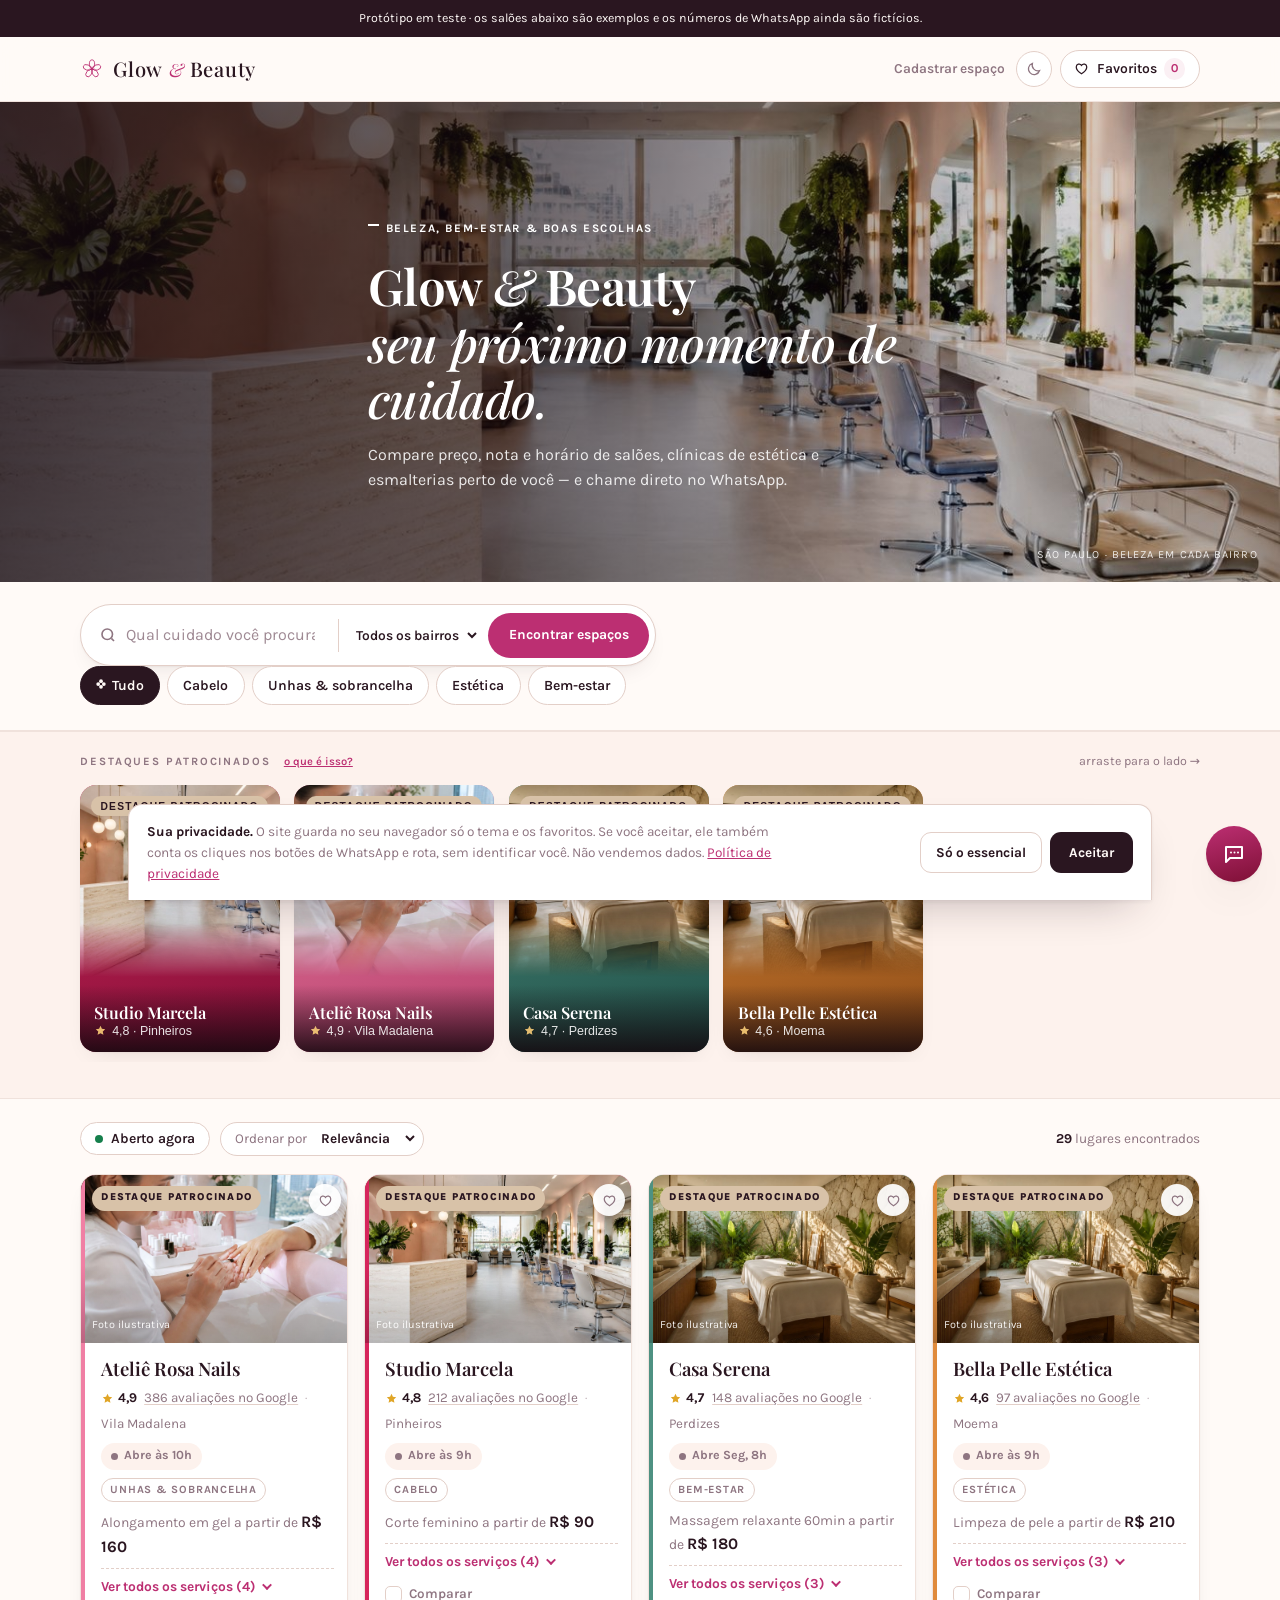
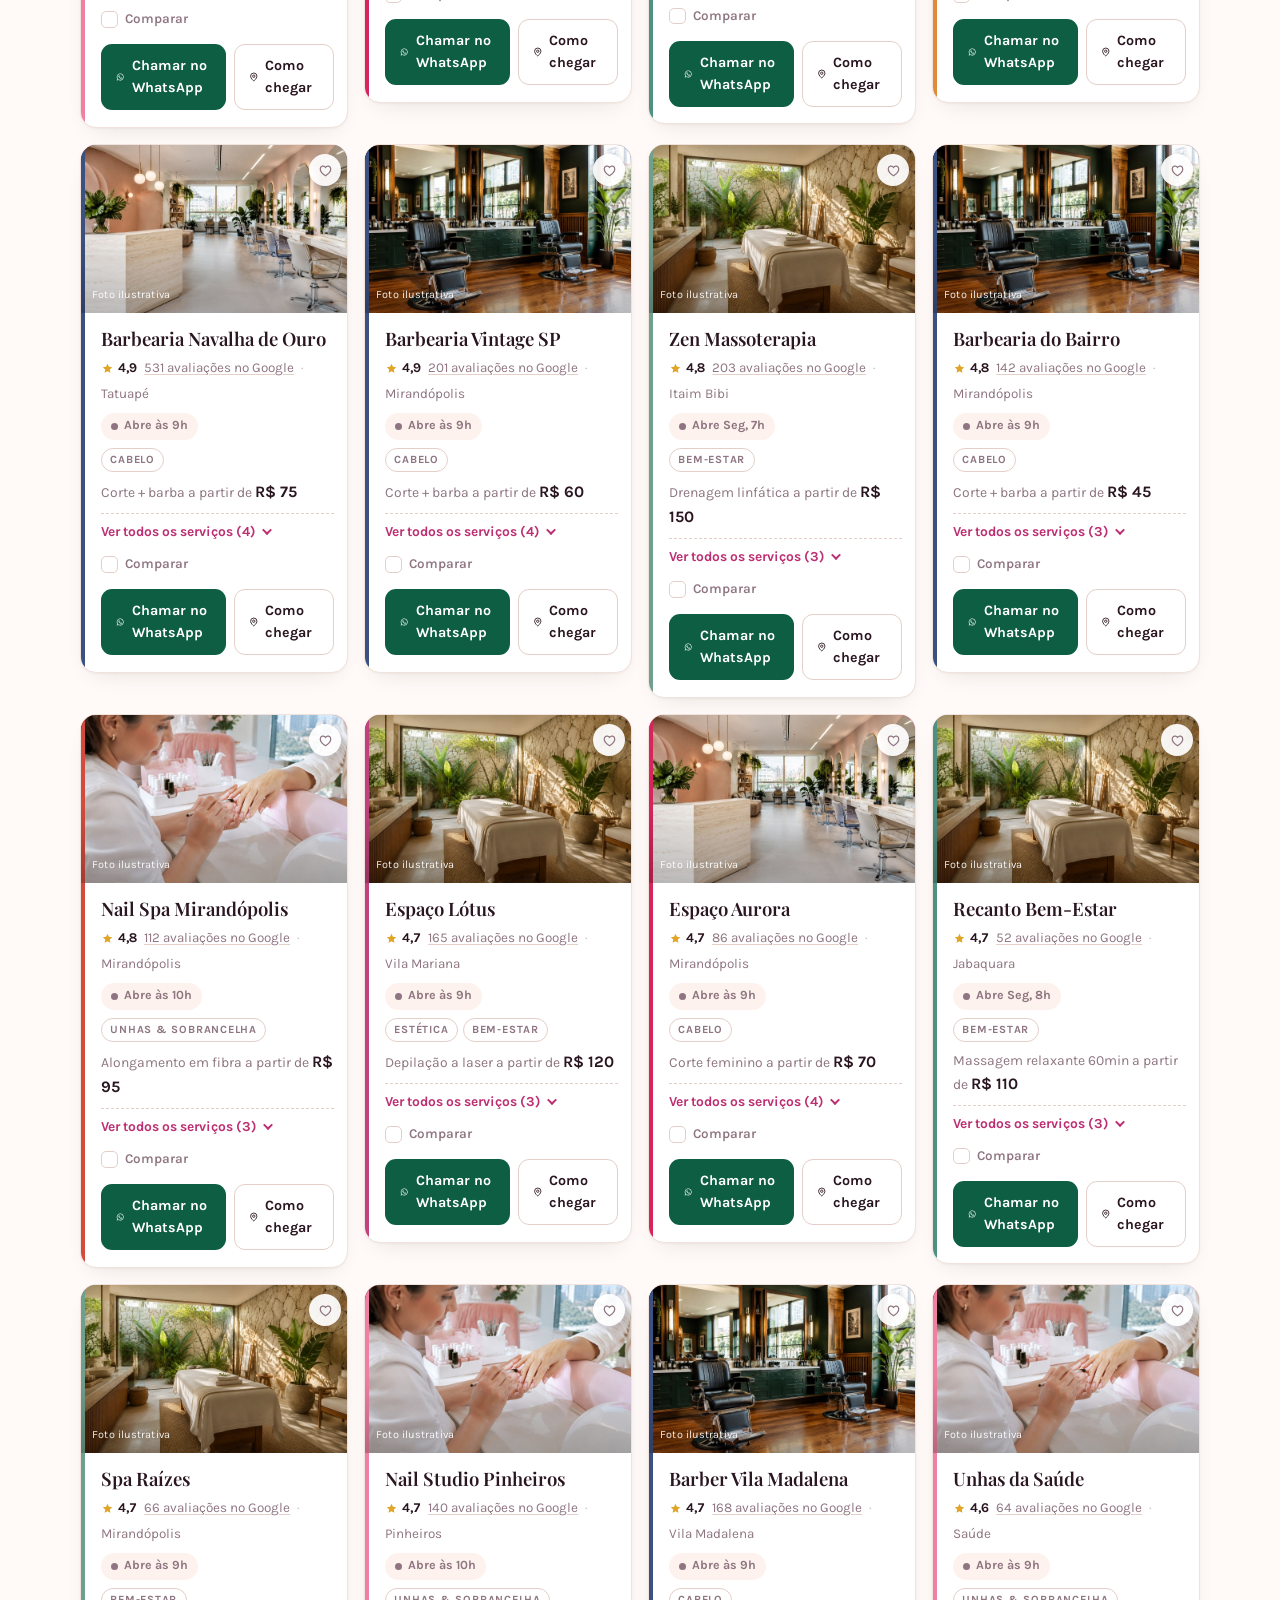
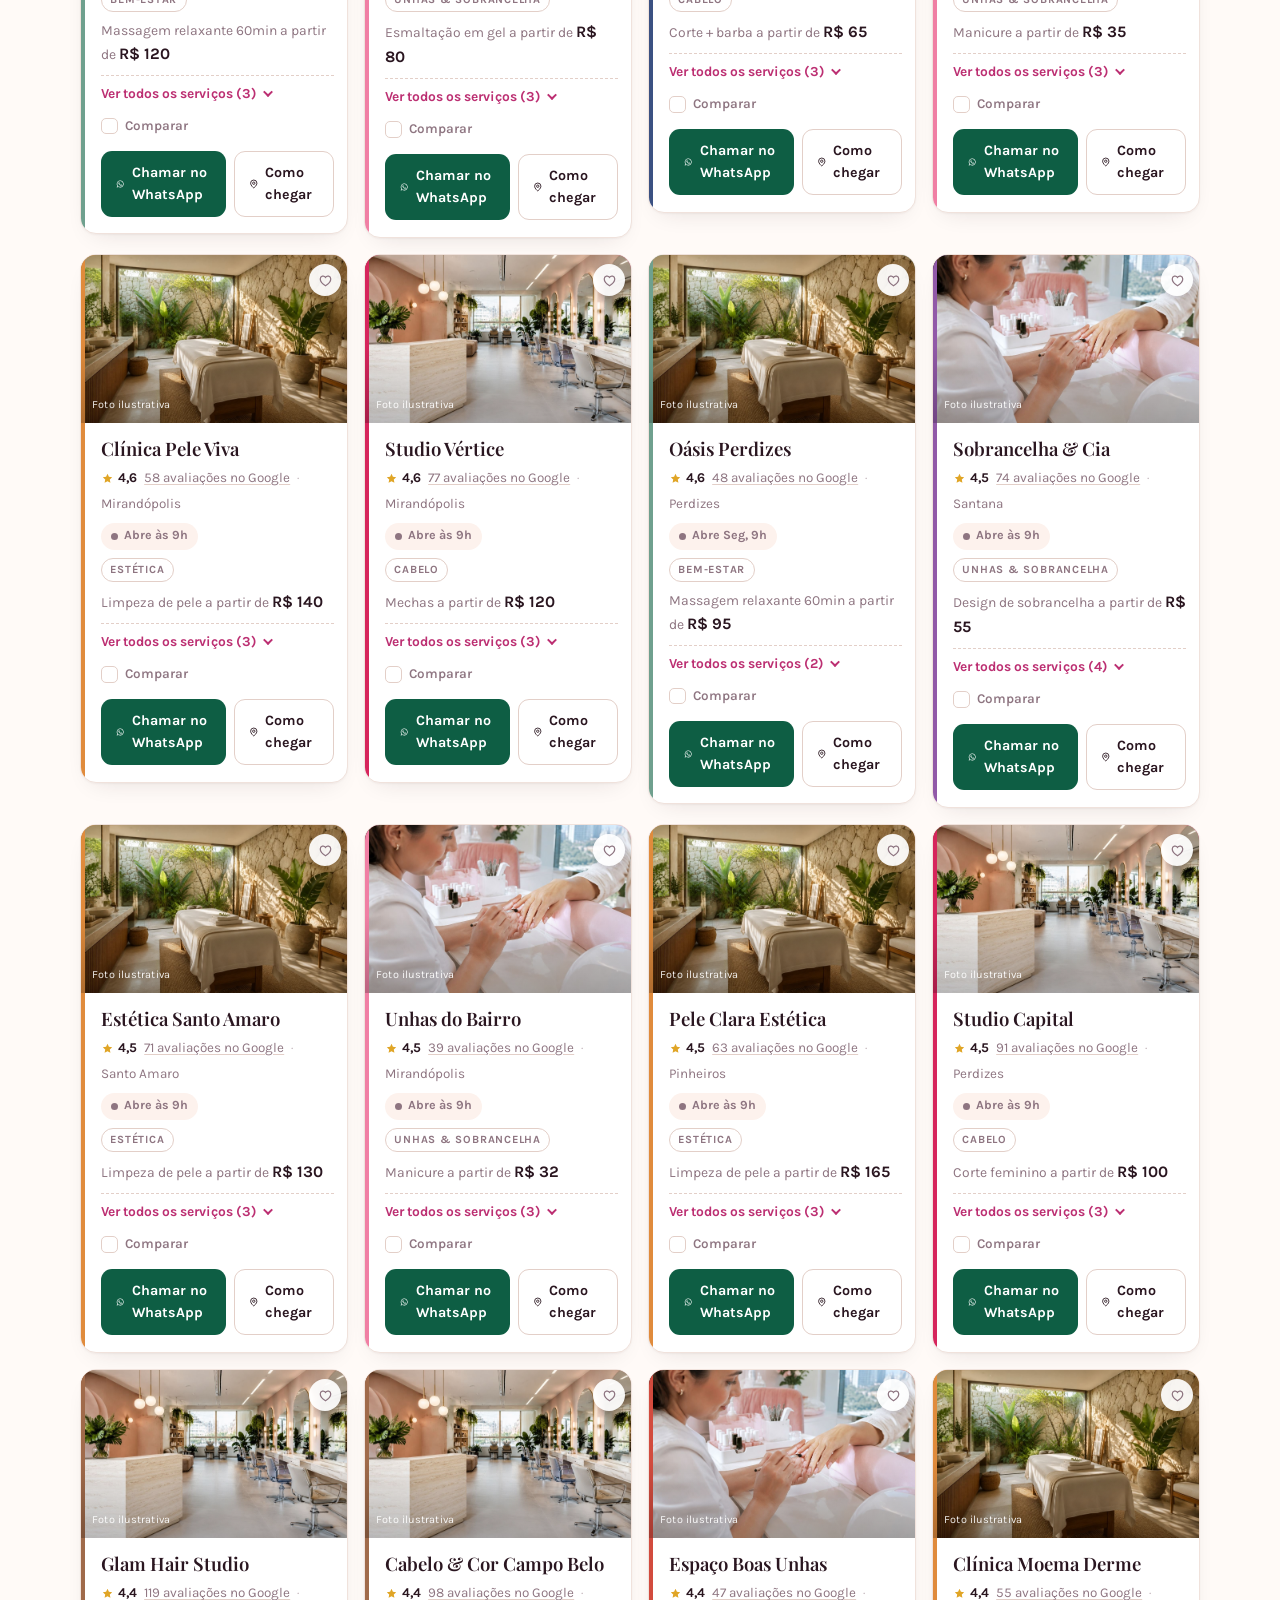
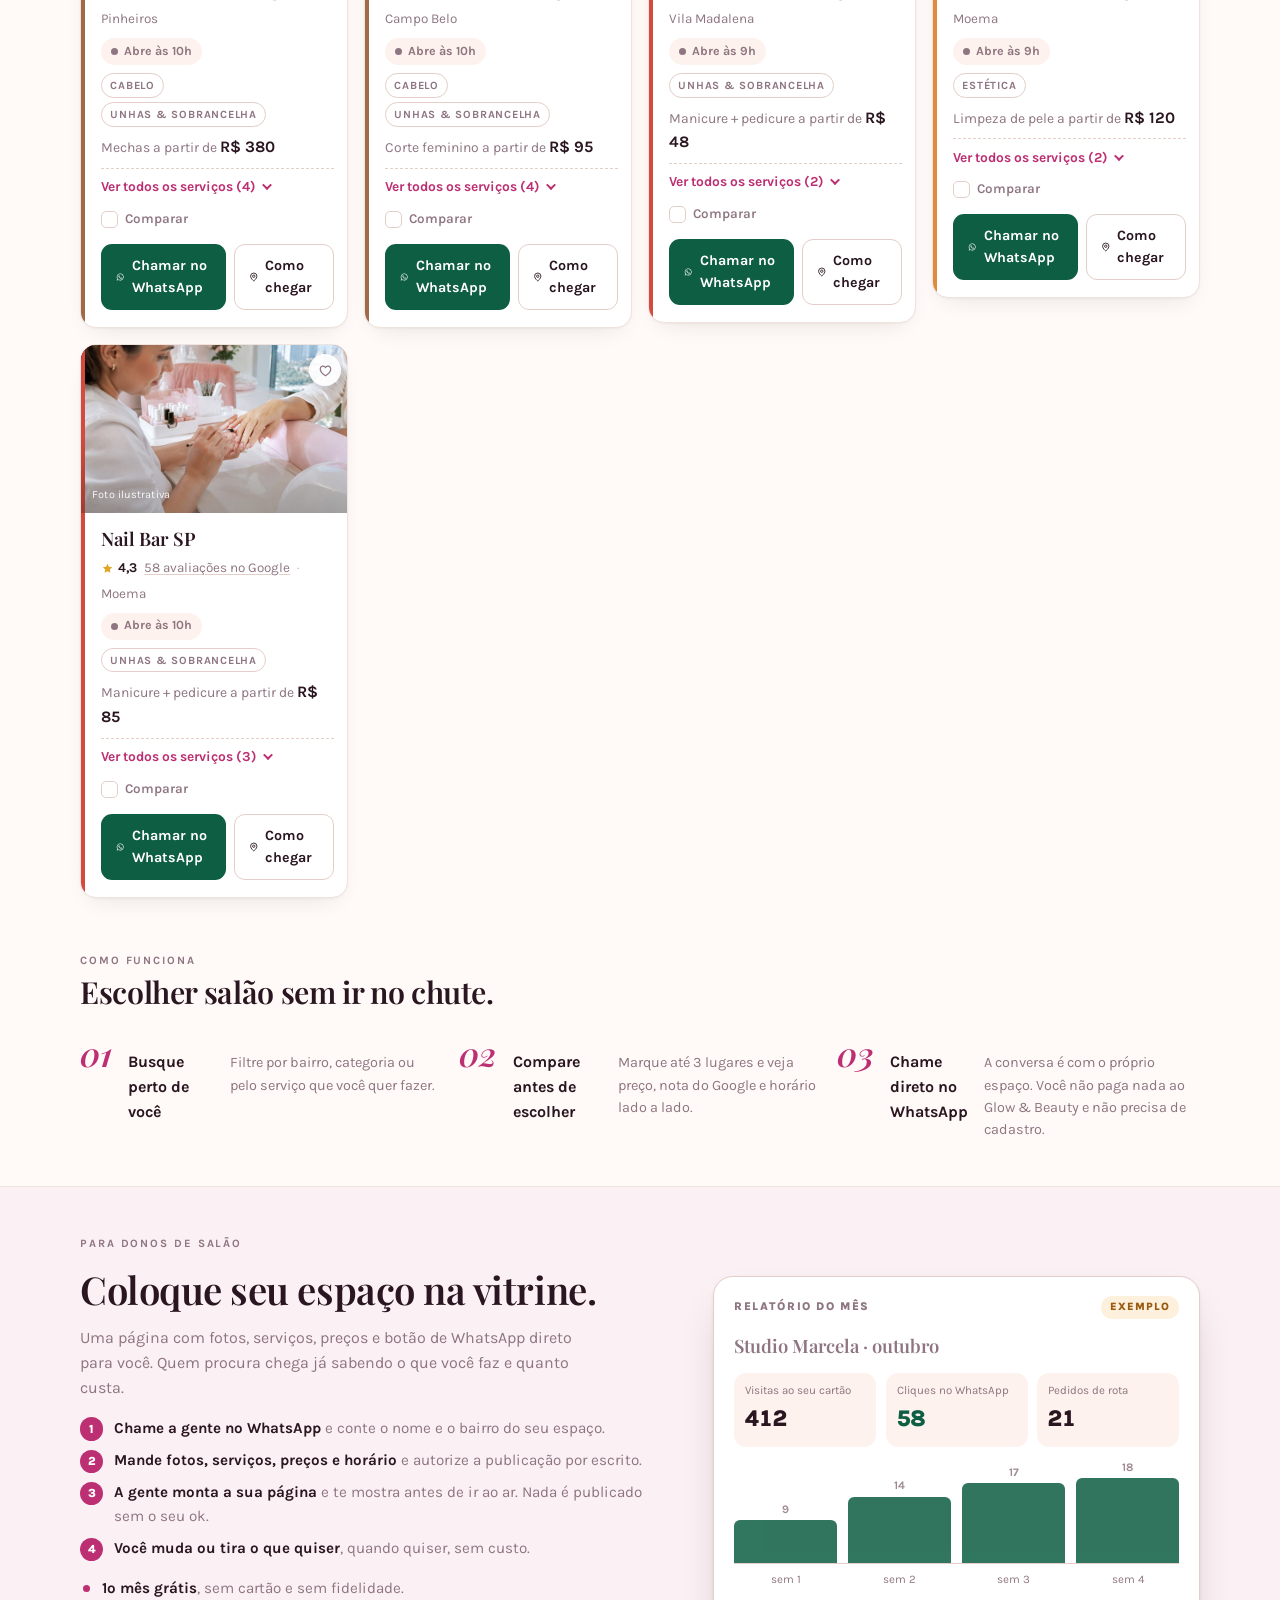
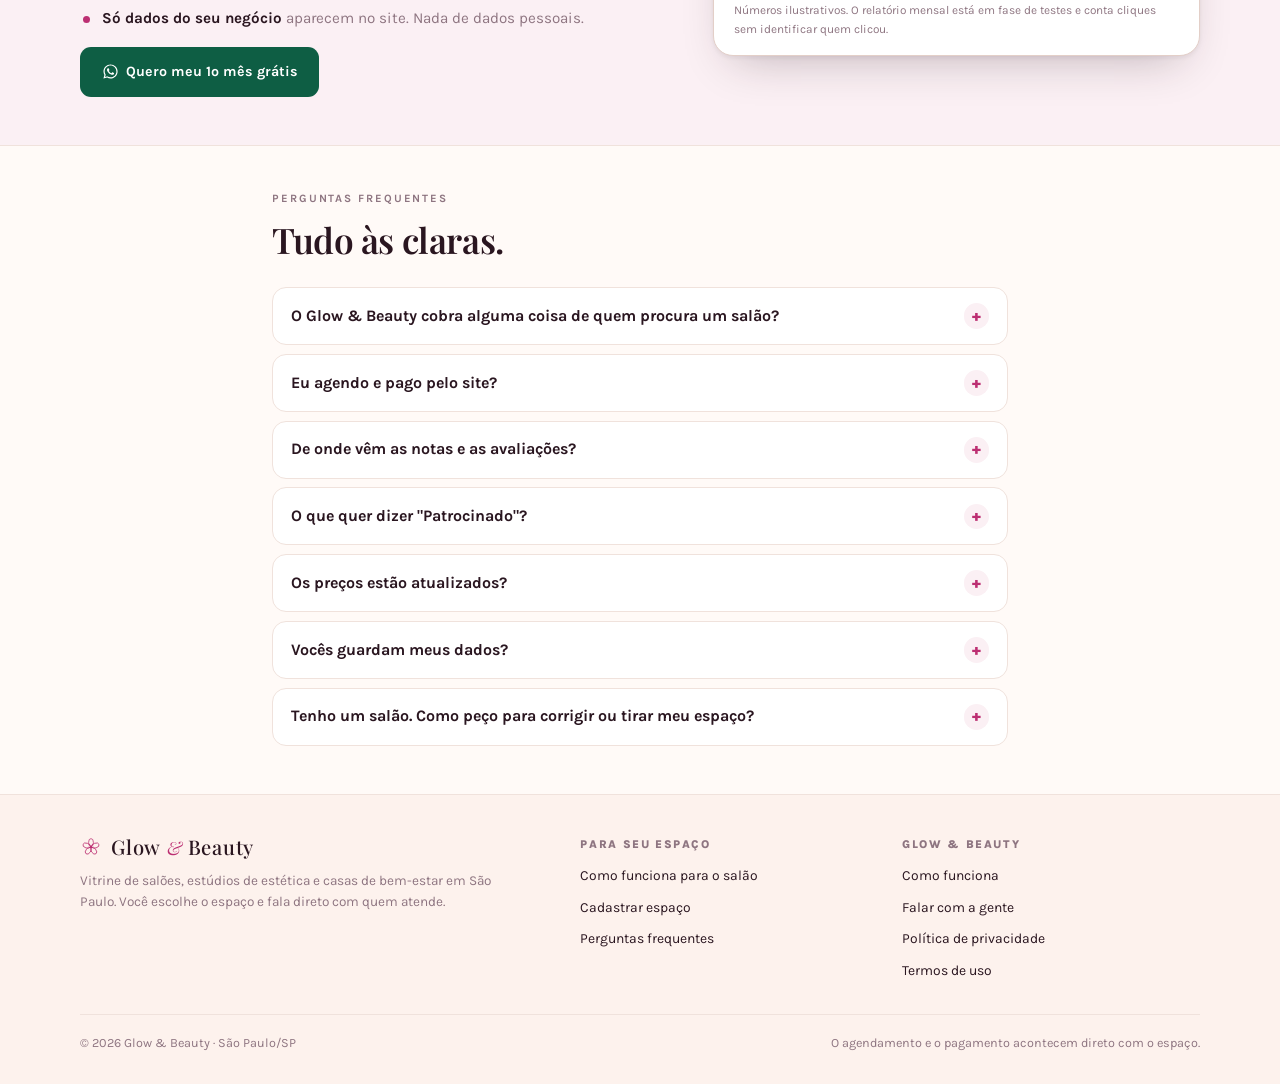
<file: index.html>
<!doctype html>
<html lang="pt-BR">
<head>
<meta charset="utf-8">
<meta name="viewport" content="width=device-width, initial-scale=1">
<title>Glow &amp; Beauty</title>
<link rel="icon" type="image/svg+xml" href="favicon.svg">

<!--
  Cartão de link (Open Graph + Twitter).
  É este bloco que faz o link aparecer com imagem e descrição quando alguém
  cola no WhatsApp, no Instagram ou no Facebook. A imagem precisa ter 1200x630px
  e fica em assets/img/cartao-link.jpg. Se comprar um domínio, troque o endereço
  das linhas og:url e og:image.
-->
<meta name="description" content="Salões de cabelo, unhas, estética e bem-estar em São Paulo. Compare preço, nota e horário e chame direto no WhatsApp.">
<meta property="og:type" content="website">
<meta property="og:site_name" content="Glow &amp; Beauty">
<meta property="og:title" content="Glow &amp; Beauty — compare os salões do seu bairro">
<meta property="og:description" content="Compare preço, nota e horário dos salões perto de você e chame direto no WhatsApp.">
<meta property="og:url" content="https://ibmkinot-beep.github.io/glow-beauty/">
<meta property="og:image" content="https://ibmkinot-beep.github.io/glow-beauty/assets/img/cartao-link.jpg">
<meta property="og:image:width" content="1200">
<meta property="og:image:height" content="630">
<meta property="og:locale" content="pt_BR">
<meta property="og:image:alt" content="Glow &amp; Beauty — compare os salões do seu bairro e chame no WhatsApp">
<meta name="twitter:card" content="summary_large_image">

<link rel="stylesheet" href="https://fonts.googleapis.com/css2?family=Playfair+Display:ital,wght@0,500;0,600;0,700;1,500;1,600&family=Karla:wght@300..800&display=swap">
<style>
  :root {
    --papel: #FFFAF7;
    --papel-2: #FDF2ED;
    --vidro: #FFFFFF;
    --tinta: #2A1620;
    --mauve: #8E7581;
    --linha: #F0E2DC;
    --linha-forte: #E3CFC8;
    --glow: #BC2F72;
    --glow-suave: #FBF0F4;
    --zap: #0E5E44;
    --zap-escuro: #0A4A36;
    --aberto: #157F4C;
    --aberto-bg: #E6F5EC;
    --fechando: #9A5B10;
    --fechando-bg: #FDF0DC;
    --estrela: #E0A526;
    --sombra: 0 1px 2px rgba(42,22,32,.04), 0 10px 26px -14px rgba(42,22,32,.16);
    --sombra-alta: 0 2px 4px rgba(42,22,32,.06), 0 20px 44px -20px rgba(42,22,32,.3);
    --raio: 16px;
    --papel-vidro: rgba(255, 250, 247, .9);
    --inverso-bg: #2A1620;
    --inverso-cor: #FFFAF7;
    --altura-cookies: 0px;
    --altura-barra: 0px;
    color-scheme: light;
  }

  /* tema escuro: só por escolha de quem navega, no botão do topo */
  :root[data-theme="dark"] {
    --papel: #171016;
    --papel-2: #1F141C;
    --vidro: #241821;
    --tinta: #F9EDF1;
    --mauve: #B79CA7;
    --linha: #35242E;
    --linha-forte: #46313C;
    --glow: #E8639A;
    --glow-suave: #3A1226;
    --zap: #25D366;
    --zap-escuro: #1BA851;
    --aberto: #5DD69B;
    --aberto-bg: #15332A;
    --fechando: #E8B563;
    --fechando-bg: #372716;
    --estrela: #F0C05A;
    --sombra: 0 1px 2px rgba(0,0,0,.4), 0 10px 26px -14px rgba(0,0,0,.6);
    --sombra-alta: 0 2px 4px rgba(0,0,0,.45), 0 20px 44px -20px rgba(0,0,0,.75);
    --papel-vidro: rgba(23, 16, 22, .9);
    --inverso-bg: #34222D;
    --inverso-cor: #F9EDF1;
    color-scheme: dark;
  }

  *, *::before, *::after { box-sizing: border-box; }

  body {
    margin: 0;
    background: var(--papel);
    color: var(--tinta);
    font-family: Karla, "Segoe UI", system-ui, sans-serif;
    font-size: 16px;
    line-height: 1.55;
    -webkit-font-smoothing: antialiased;
  }

  .display {
    font-family: "Playfair Display", Georgia, "Times New Roman", serif;
    font-weight: 600;
    letter-spacing: -0.012em;
    text-wrap: balance;
  }

  .eyebrow {
    font-size: .7rem;
    font-weight: 700;
    letter-spacing: .17em;
    text-transform: uppercase;
    color: var(--mauve);
    margin: 0;
  }

  .wrap { width: min(100% - 2.5rem, 1120px); margin-inline: auto; }

  a { color: inherit; }

  :focus-visible {
    outline: 2.5px solid var(--glow);
    outline-offset: 3px;
    border-radius: 6px;
  }

  /* ---------- cabeçalho ---------- */

  .topo {
    position: sticky;
    top: 0;
    z-index: 30;
    background: var(--papel-vidro);
    backdrop-filter: blur(14px);
    border-bottom: 1px solid var(--linha);
  }

  .topo-inner {
    display: flex;
    align-items: center;
    justify-content: space-between;
    gap: 1rem;
    padding-block: .8rem;
  }

  .marca { display: inline-flex; align-items: center; gap: .58rem; text-decoration: none; color: var(--tinta); }
  .marca-flor { flex: none; color: var(--glow); }

  .marca-nome {
    font-family: "Playfair Display", Georgia, serif;
    font-weight: 500;
    font-size: 1.26rem;
    letter-spacing: .035em;
    line-height: 1;
    display: inline-flex;
    align-items: baseline;
    gap: .34rem;
  }

  .marca-nome i { font-style: italic; font-weight: 300; color: var(--glow); font-size: .92em; }

  .topo-acoes { display: flex; align-items: center; gap: .5rem; }

  .link-lojista {
    font-size: .86rem;
    font-weight: 600;
    color: var(--mauve);
    text-decoration: none;
    padding: .5rem .2rem;
    white-space: nowrap;
    border-bottom: 1px solid transparent;
  }

  .link-lojista:hover { color: var(--glow); border-bottom-color: var(--glow); }

  .favoritos-aba {
    display: inline-flex;
    align-items: center;
    gap: .45rem;
    font: inherit;
    font-size: .87rem;
    font-weight: 600;
    color: var(--tinta);
    background: var(--vidro);
    border: 1.5px solid var(--linha-forte);
    border-radius: 999px;
    padding: .45rem .85rem;
    cursor: pointer;
    white-space: nowrap;
    transition: border-color .18s ease, background .18s ease, color .18s ease;
  }

  .favoritos-aba:hover { border-color: var(--glow); color: var(--glow); }

  .favoritos-aba[aria-pressed="true"] { background: var(--glow); border-color: var(--glow); color: #fff; }

  .favoritos-aba .contador {
    font-variant-numeric: tabular-nums;
    font-size: .76rem;
    font-weight: 700;
    min-width: 1.35rem;
    height: 1.35rem;
    display: inline-grid;
    place-items: center;
    padding-inline: .3rem;
    border-radius: 999px;
    background: var(--glow-suave);
    color: var(--glow);
  }

  .favoritos-aba[aria-pressed="true"] .contador { background: rgba(255,255,255,.24); color: #fff; }
  .favoritos-aba .rotulo-aba { display: inline; }

  .tema {
    width: 2.25rem;
    height: 2.25rem;
    display: grid;
    place-items: center;
    border-radius: 999px;
    border: 1.5px solid var(--linha-forte);
    background: var(--vidro);
    color: var(--mauve);
    cursor: pointer;
    flex: none;
    transition: color .18s ease, border-color .18s ease;
  }

  .tema:hover { color: var(--glow); border-color: var(--glow); }
  .tema .icone-sol { display: none; }
  :root[data-theme="dark"] .tema .icone-lua { display: none; }
  :root[data-theme="dark"] .tema .icone-sol { display: block; }

  /* ---------- hero ---------- */

  /* Herói em foto de capa cheia, como no redesenho: texto claro sobre a imagem, selo de local no canto. */
  .hero { position: relative; overflow: hidden; min-height: clamp(360px, 54vw, 480px); display: flex; align-items: center; }
  .hero-foto { position: absolute; inset: 0; width: 100%; height: 100%; object-fit: cover; }
  .hero-veu {
    position: absolute; inset: 0;
    background: linear-gradient(100deg, rgba(20,8,14,.82) 0%, rgba(20,8,14,.6) 42%, rgba(20,8,14,.18) 78%);
  }
  .hero-canto {
    position: absolute; right: 1.4rem; bottom: 1.1rem; z-index: 1;
    font-size: .68rem; letter-spacing: .1em; text-transform: uppercase; color: rgba(255,255,255,.85);
  }
  @media (max-width: 640px) { .hero-canto { display: none; } }

  .hero-inner {
    position: relative;
    z-index: 1;
    display: grid;
    justify-items: start;
    gap: 1rem;
    text-align: left;
    max-width: 34rem;
    padding-block: clamp(2.4rem, 6vw, 3.8rem) 2rem;
    color: #fff;
  }

  .hero-selo {
    margin: 0 0 .2rem;
    font-size: .72rem;
    font-weight: 700;
    letter-spacing: .14em;
    text-transform: uppercase;
    color: #fff;
    padding-left: 1.1rem;
    position: relative;
  }
  .hero-selo::before { content: ""; position: absolute; left: 0; top: .35em; width: .7rem; height: 2px; background: #fff; }

  .hero-inner h1 { margin: 0; font-size: clamp(1.9rem, 4.6vw, 3.1rem); line-height: 1.14; color: #fff; }
  .hero-inner h1 em { font-style: italic; font-weight: 500; }
  .hero-sub { margin: 0; max-width: 30rem; font-size: 1rem; color: rgba(255,255,255,.88); }

  .busca {
    display: flex;
    align-items: center;
    gap: .5rem;
    background: var(--vidro);
    border: 1.5px solid var(--linha-forte);
    border-radius: 999px;
    padding: .35rem .35rem .35rem 1.1rem;
    box-shadow: var(--sombra);
    width: 100%;
    max-width: 36rem;
  }

  .busca:focus-within { border-color: var(--glow); box-shadow: var(--sombra-alta); }

  .busca-campo { display: flex; align-items: center; gap: .6rem; flex: 1; min-width: 0; }
  .busca-campo svg { flex: none; color: var(--mauve); }

  .busca-campo input {
    flex: 1;
    min-width: 0;
    border: 0;
    background: transparent;
    padding: .75rem 0;
    font: inherit;
    color: inherit;
    text-align: left;
  }

  .busca-campo input:focus { outline: none; }
  .busca-campo input::placeholder { color: var(--mauve); opacity: .85; }

  .limpar-busca {
    flex: none;
    border: 0;
    background: var(--glow-suave);
    color: var(--glow);
    font: inherit;
    font-size: .82rem;
    font-weight: 700;
    padding: .5rem .9rem;
    border-radius: 999px;
    cursor: pointer;
  }

  .limpar-busca[hidden] { display: none; }

  .busca-divisor { width: 1px; align-self: stretch; margin-block: .5rem; background: var(--linha-forte); flex: none; }

  .busca-bairro select {
    font: inherit;
    font-weight: 600;
    font-size: .86rem;
    color: var(--tinta);
    background: transparent;
    border: 0;
    padding: .75rem .3rem;
    max-width: 9.5rem;
    cursor: pointer;
  }

  .busca-bairro select:focus { outline: none; }

  .btn-buscar {
    flex: none;
    background: var(--glow);
    color: #fff;
    border: 0;
    border-radius: 999px;
    font: inherit;
    font-weight: 700;
    font-size: .87rem;
    padding: .72rem 1.3rem;
    cursor: pointer;
    white-space: nowrap;
    transition: background .18s ease, transform .12s ease;
  }

  .btn-buscar:hover { background: var(--zap-escuro); background: color-mix(in srgb, var(--glow) 80%, black); }
  .btn-buscar:active { transform: translateY(1px); }

.busca-faixa { background: var(--papel); padding-block: 1.4rem 1.6rem; border-bottom: 1px solid var(--linha); }

  .chip-icone { display: inline-flex; margin-right: .35rem; position: relative; top: -1px; }
  .chip-icone svg { width: 10px; height: 10px; }

  /* ---------- a vitrine ---------- */

  .vitrine { padding-block: 1.2rem 2.3rem; background: var(--papel-2); border-block: 1px solid var(--linha); }

  .vitrine-cab {
    display: flex;
    align-items: baseline;
    justify-content: space-between;
    gap: 1rem;
    margin-bottom: .9rem;
  }

  .vitrine-cab .dica { font-size: .78rem; color: var(--mauve); }

  .rua {
    display: flex;
    gap: .9rem;
    overflow-x: auto;
    scroll-snap-type: x mandatory;
    padding-bottom: .6rem;
    margin-inline: calc(50% - 50vw);
    padding-inline: max(1.25rem, calc(50vw - 560px));
    scrollbar-width: thin;
  }

  .janela {
    position: relative;
    flex: none;
    width: 200px;
    aspect-ratio: 3 / 4;
    border-radius: var(--raio);
    overflow: hidden;
    scroll-snap-align: start;
    border: 0;
    padding: 0;
    cursor: pointer;
    text-align: left;
    color: #fff;
    box-shadow: var(--sombra);
    transition: transform .25s ease, box-shadow .25s ease;
  }

  .janela:hover, .janela:focus-visible { transform: translateY(-5px); box-shadow: var(--sombra-alta); }

  .janela-luz {
    position: absolute;
    inset: 0;
    background:
      linear-gradient(200deg, rgba(255,255,255,.34) 0%, rgba(255,255,255,0) 42%),
      linear-gradient(165deg, var(--c1) 0%, var(--c2) 100%);
  }

  .janela-inicial {
    position: absolute;
    top: .4rem;
    right: .8rem;
    font-family: "Playfair Display", Georgia, serif;
    font-weight: 600;
    font-size: 4.6rem;
    line-height: 1;
    color: rgba(255,255,255,.26);
  }

  .janela-texto {
    position: absolute;
    inset: auto 0 0 0;
    padding: 1.1rem .9rem .9rem;
    background: linear-gradient(to top, rgba(20,8,14,.86), rgba(20,8,14,0));
    display: grid;
    gap: .12rem;
  }

  .janela-nome {
    font-family: "Playfair Display", Georgia, serif;
    font-weight: 600;
    font-size: 1.02rem;
    line-height: 1.15;
  }

  .janela-bairro { font-size: .78rem; opacity: .88; display: flex; align-items: center; gap: .3rem; }
  .janela-bairro .estrela-icone { color: #FFD27A; }

  .selo {
    position: absolute;
    top: .7rem;
    left: .7rem;
    display: inline-flex;
    align-items: center;
    gap: .33rem;
    background: #D8C2A8;
    color: #2A1620;
    font-size: .64rem;
    font-weight: 800;
    letter-spacing: .12em;
    text-transform: uppercase;
    padding: .28rem .58rem;
    border-radius: 999px;
  }

  .selo svg { color: #D22A67; }

  /* ---------- filtros ---------- */

  .filtros { padding-block: 1.4rem 1.1rem; display: grid; gap: .85rem; }
  .chips { display: flex; flex-wrap: wrap; gap: .45rem; }

  .chip {
    border: 1.5px solid var(--linha-forte);
    background: var(--vidro);
    color: var(--tinta);
    font: inherit;
    font-size: .88rem;
    font-weight: 600;
    padding: .46rem .95rem;
    border-radius: 999px;
    cursor: pointer;
    transition: border-color .18s ease, background .18s ease, color .18s ease;
  }

  .chip:hover { border-color: var(--glow); }
  .chip[aria-pressed="true"] { background: var(--tinta); border-color: var(--tinta); color: var(--papel); }

  .linha-controle {
    display: flex;
    flex-wrap: wrap;
    align-items: center;
    gap: .8rem;
    justify-content: space-between;
  }

  .interruptor {
    display: inline-flex;
    align-items: center;
    gap: .45rem;
    font-size: .88rem;
    font-weight: 600;
    color: var(--tinta);
    background: var(--vidro);
    border: 1.5px solid var(--linha-forte);
    border-radius: 999px;
    padding: .44rem .9rem;
    cursor: pointer;
    font-family: inherit;
    transition: border-color .18s ease, background .18s ease, color .18s ease;
  }

  .interruptor::before {
    content: "";
    width: 8px;
    height: 8px;
    border-radius: 50%;
    background: var(--aberto);
  }

  .interruptor:hover { border-color: var(--aberto); }

  .interruptor[aria-pressed="true"] {
    background: var(--aberto-bg);
    border-color: var(--aberto);
    color: var(--aberto);
  }

  .contagem { font-size: .85rem; color: var(--mauve); font-variant-numeric: tabular-nums; }
  .contagem b { color: var(--tinta); }

  /* ---------- grade ---------- */

  .grade {
    display: grid;
    grid-template-columns: repeat(auto-fill, minmax(268px, 1fr));
    gap: 1rem;
    padding-bottom: 3rem;
    align-items: start;
  }

  .cartao {
    position: relative;
    background: var(--vidro);
    border: 1px solid var(--linha);
    border-radius: var(--raio);
    overflow: hidden;
    display: grid;
    box-shadow: var(--sombra);
  }

  .esmalte { position: absolute; top: 0; left: 0; bottom: 0; width: 4px; background: var(--c1); z-index: 1; }

  .cartao-foto {
    position: relative;
    height: 132px;
    background:
      linear-gradient(200deg, rgba(255,255,255,.3) 0%, rgba(255,255,255,0) 45%),
      linear-gradient(165deg, var(--c1) 0%, var(--c2) 100%);
  }

  .cartao-inicial {
    position: absolute;
    right: .7rem;
    bottom: -1.1rem;
    font-family: "Playfair Display", Georgia, serif;
    font-weight: 600;
    font-size: 4.2rem;
    line-height: 1;
    color: rgba(255,255,255,.28);
  }

  .coracao {
    position: absolute;
    top: .6rem;
    right: .6rem;
    width: 2rem;
    height: 2rem;
    display: grid;
    place-items: center;
    border-radius: 50%;
    border: 0;
    cursor: pointer;
    background: rgba(255,255,255,.92);
    color: #8E7581;
    box-shadow: 0 2px 8px rgba(42,22,32,.18);
    transition: transform .16s ease, color .16s ease;
  }

  .coracao:hover { transform: scale(1.09); color: #D22A67; }
  .coracao[aria-pressed="true"] { color: #D22A67; }
  .coracao[aria-pressed="true"] svg { fill: #D22A67; }

  .cartao-corpo { padding: .95rem 1.05rem 1.05rem 1.25rem; display: grid; gap: .5rem; }

  .cartao h3 {
    margin: 0;
    font-family: "Playfair Display", Georgia, serif;
    font-weight: 600;
    font-size: 1.16rem;
    line-height: 1.2;
  }

  .meta {
    margin: 0;
    font-size: .84rem;
    color: var(--mauve);
    display: flex;
    flex-wrap: wrap;
    align-items: center;
    gap: .3rem .45rem;
  }

  .meta .ponto { opacity: .5; }

  .nota {
    display: inline-flex;
    align-items: center;
    gap: .25rem;
    font-weight: 700;
    color: var(--tinta);
    font-variant-numeric: tabular-nums;
  }

  .nota svg { color: var(--estrela); }

  .status {
    justify-self: start;
    display: inline-flex;
    align-items: center;
    gap: .4rem;
    font-size: .78rem;
    font-weight: 700;
    padding: .24rem .6rem;
    border-radius: 999px;
    background: var(--papel-2);
    color: var(--mauve);
  }

  .status::before { content: ""; width: 7px; height: 7px; border-radius: 50%; background: currentColor; }
  .status-aberto { background: var(--aberto-bg); color: var(--aberto); }
  .status-fechando { background: var(--fechando-bg); color: var(--fechando); }

  .tags { display: flex; flex-wrap: wrap; gap: .3rem; }

  .tag {
    font-size: .69rem;
    font-weight: 700;
    letter-spacing: .07em;
    text-transform: uppercase;
    color: var(--mauve);
    border: 1px solid var(--linha-forte);
    border-radius: 999px;
    padding: .18rem .52rem;
  }

  .preco { margin: 0; font-size: .87rem; }

  .acoes { display: grid; grid-template-columns: 1fr auto; gap: .5rem; margin-top: .2rem; }

  .btn {
    font: inherit;
    font-weight: 700;
    font-size: .89rem;
    border-radius: 11px;
    padding: .62rem .9rem;
    cursor: pointer;
    border: 1.5px solid transparent;
    display: inline-flex;
    align-items: center;
    justify-content: center;
    gap: .42rem;
    transition: background .18s ease, border-color .18s ease, transform .12s ease;
  }

  .btn:active { transform: translateY(1px); }
  .btn-zap { background: var(--zap); color: #fff; }
  .btn-zap:hover { background: var(--zap-escuro); }
  .btn-mapa { background: transparent; border-color: var(--linha-forte); color: var(--tinta); }
  .btn-mapa:hover { border-color: var(--glow); color: var(--glow); }

  .vazio {
    grid-column: 1 / -1;
    text-align: center;
    padding: 3.2rem 1rem;
    display: grid;
    gap: .75rem;
    justify-items: center;
  }

  .vazio h3 {
    margin: 0;
    font-family: "Playfair Display", Georgia, serif;
    font-weight: 600;
    font-size: 1.35rem;
  }

  .vazio p { margin: 0; color: var(--mauve); max-width: 28rem; }
  .btn-limpar { background: var(--glow); color: #fff; border: 0; }

  /* ---------- lojista ---------- */

  .lojista { border-top: 1px solid var(--linha); background: var(--glow-suave); }
  .lojista h2 { margin: 0; font-size: clamp(1.7rem, 4.5vw, 2.4rem); line-height: 1.08; }
  .lojista p { margin: 0; color: var(--mauve); max-width: 32rem; }

  /* ---------- rodapé ---------- */

  .rodape { border-top: 1px solid var(--linha); background: var(--papel-2); }

  .rodape-grade {
    padding-block: 2.6rem 2rem;
    display: grid;
    grid-template-columns: minmax(220px, 1.6fr) repeat(2, minmax(160px, 1fr));
    gap: 2rem 1.5rem;
  }

  .rodape-marca { display: grid; gap: .7rem; align-content: start; }
  .rodape-marca p { margin: 0; font-size: .85rem; color: var(--mauve); max-width: 26rem; }

  .rodape-col { display: grid; gap: .55rem; align-content: start; }
  .rodape-col h3 { margin: 0 0 .15rem; font-size: .72rem; font-weight: 800; letter-spacing: .14em; text-transform: uppercase; color: var(--mauve); }
  .rodape-col a { font-size: .87rem; color: var(--tinta); text-decoration: none; width: fit-content; border-bottom: 1px solid transparent; }
  .rodape-col a:hover { color: var(--glow); border-bottom-color: var(--glow); }

  .rodape-base {
    border-top: 1px solid var(--linha);
    padding-block: 1.1rem 2rem;
    display: flex;
    flex-wrap: wrap;
    gap: .4rem 1.2rem;
    justify-content: space-between;
    font-size: .79rem;
    color: var(--mauve);
  }

  .aviso {
    background: var(--inverso-bg);
    color: var(--inverso-cor);
    font-size: .78rem;
    text-align: center;
    padding: .55rem 1.25rem;
  }

  /* ---------- cookies ---------- */

  .cookies {
    position: fixed;
    left: 50%;
    bottom: 0;
    transform: translateX(-50%);
    z-index: 50;
    width: min(100%, 64rem);
    background: var(--vidro);
    border: 1px solid var(--linha-forte);
    border-bottom: 0;
    border-radius: 14px 14px 0 0;
    box-shadow: var(--sombra-alta);
    padding: 1rem 1.15rem;
    display: flex;
    flex-wrap: wrap;
    align-items: center;
    gap: .8rem 1.2rem;
    justify-content: space-between;
  }

  .cookies[hidden] { display: none; }
  .cookies p { margin: 0; font-size: .85rem; color: var(--mauve); max-width: 40rem; }
  .cookies p b { color: var(--tinta); font-weight: 700; }
  .cookies a { color: var(--glow); }
  .cookies-botoes { display: flex; gap: .5rem; flex-wrap: wrap; }

  .btn-fantasma {
    background: transparent;
    border-color: var(--linha-forte);
    color: var(--tinta);
    font-size: .85rem;
    padding: .55rem .95rem;
  }

  .btn-fantasma:hover { border-color: var(--glow); color: var(--glow); }
  .btn-aceitar { background: var(--tinta); color: var(--papel); font-size: .85rem; padding: .55rem 1.1rem; }

  /* ---------- toast ---------- */

  .toast {
    position: fixed;
    left: 50%;
    bottom: calc(1.2rem + var(--altura-cookies) + var(--altura-barra));
    transform: translate(-50%, 12px);
    opacity: 0;
    visibility: hidden;
    pointer-events: none;
    z-index: 60;
    width: min(100% - 2rem, 30rem);
    background: var(--inverso-bg);
    color: var(--inverso-cor);
    border-radius: 13px;
    padding: .85rem 1rem;
    box-shadow: var(--sombra-alta);
    display: grid;
    gap: .25rem;
    transition: transform .3s cubic-bezier(.2,.8,.3,1), opacity .3s ease, bottom .25s ease, visibility 0s linear .3s;
  }

  .toast.aberto {
    transform: translate(-50%, 0);
    opacity: 1;
    visibility: visible;
    pointer-events: auto;
    transition: transform .3s cubic-bezier(.2,.8,.3,1), opacity .3s ease, bottom .25s ease;
  }
  .toast-titulo { font-weight: 700; font-size: .88rem; }

  .toast-url {
    font-family: ui-monospace, "Cascadia Mono", Consolas, monospace;
    font-size: .74rem;
    opacity: .78;
    word-break: break-all;
  }

  .toast-url:empty { display: none; }

  /* ---------- como funciona ---------- */

  .passos { padding-block: .4rem 2.4rem; }
  .passos h2 { margin: .35rem 0 1.3rem; font-size: clamp(1.45rem, 3.4vw, 1.9rem); line-height: 1.15; }

  .passos-lista {
    list-style: none;
    margin: 0;
    padding: 0;
    display: grid;
    grid-template-columns: repeat(3, minmax(0, 1fr));
    gap: 1rem;
    counter-reset: passo;
  }

  .passos-lista li {
    position: relative;
    display: flex;
    gap: 1rem;
    align-items: baseline;
    padding-block: .4rem;
  }

  .passo-num {
    flex: none;
    font-family: "Playfair Display", Georgia, serif;
    font-weight: 600;
    font-style: italic;
    font-size: 2.1rem;
    line-height: 1;
    color: var(--glow);
  }

  .passos-lista h3 { margin: 0 0 .25rem; font-size: 1rem; font-weight: 700; }
  .passos-lista p { margin: 0; font-size: .9rem; color: var(--mauve); }

  .o-que-e {
    margin-left: .5rem;
    font-size: .7rem;
    letter-spacing: 0;
    text-transform: none;
    font-weight: 600;
    color: var(--glow);
    white-space: nowrap;
  }

  /* ---------- serviços no cartão ---------- */

  .servicos { font-size: .86rem; border-top: 1px dashed var(--linha-forte); padding-top: .45rem; }
  .servicos summary { cursor: pointer; font-weight: 700; color: var(--glow); list-style: none; display: inline-flex; align-items: center; gap: .35rem; }
  .servicos summary::-webkit-details-marker { display: none; }
  .servicos summary::after { content: ""; width: .45rem; height: .45rem; border-right: 2px solid currentColor; border-bottom: 2px solid currentColor; transform: rotate(45deg) translateY(-2px); transition: transform .18s ease; }
  .servicos[open] summary::after { transform: rotate(225deg) translate(-1px, -1px); }
  .servicos ul { list-style: none; margin: .5rem 0 .35rem; padding: 0; display: grid; gap: .3rem; }
  .servicos li { display: flex; justify-content: space-between; gap: .8rem; }
  .servicos li span { color: var(--tinta); }
  .servicos li b { font-variant-numeric: tabular-nums; white-space: nowrap; }
  .servicos p { margin: 0; font-size: .74rem; color: var(--mauve); }

  /* ---------- lojista: passos e relatório ---------- */

  .lojista-grade {
    padding-block: 3rem;
    display: grid;
    grid-template-columns: minmax(0, 1.1fr) minmax(0, .9fr);
    gap: 2.4rem;
    align-items: center;
  }

  .lojista-texto { display: grid; gap: 1rem; }
  .lojista-texto .btn { justify-self: start; padding-inline: 1.3rem; padding-block: .8rem; }

  .lojista-passos { margin: 0; padding: 0; list-style: none; counter-reset: lp; display: grid; gap: .55rem; }
  .lojista-passos li { counter-increment: lp; position: relative; padding-left: 2.1rem; color: var(--mauve); font-size: .95rem; }
  .lojista-passos li::before {
    content: counter(lp);
    position: absolute;
    left: 0;
    top: .05rem;
    width: 1.45rem;
    height: 1.45rem;
    border-radius: 999px;
    background: var(--glow);
    color: #fff;
    font-size: .75rem;
    font-weight: 800;
    display: grid;
    place-items: center;
  }
  .lojista-passos b { color: var(--tinta); }

  .relatorio {
    margin: 0;
    background: var(--vidro);
    border: 1px solid var(--linha-forte);
    border-radius: 20px;
    padding: 1.2rem 1.25rem 1.1rem;
    box-shadow: var(--sombra-alta);
    display: grid;
    gap: .8rem;
  }

  .relatorio-cab { display: flex; justify-content: space-between; align-items: center; gap: 1rem; }
  .relatorio-titulo { font-size: .72rem; font-weight: 800; letter-spacing: .14em; text-transform: uppercase; color: var(--mauve); }
  .relatorio-selo { font-size: .68rem; font-weight: 800; letter-spacing: .1em; text-transform: uppercase; color: var(--fechando); background: var(--fechando-bg); border-radius: 999px; padding: .2rem .55rem; }
  .relatorio-nome { margin: 0; font-family: "Playfair Display", Georgia, serif; font-weight: 600; font-size: 1.15rem; }
  .relatorio-numeros { margin: 0; display: grid; grid-template-columns: repeat(3, minmax(0, 1fr)); gap: .6rem; }
  .relatorio-numeros div { background: var(--papel-2); border-radius: 12px; padding: .65rem .7rem; }
  .relatorio-numeros dt { font-size: .72rem; color: var(--mauve); line-height: 1.25; }
  .relatorio-numeros dd { margin: .2rem 0 0; font-size: 1.45rem; font-weight: 800; font-variant-numeric: tabular-nums; }
  .relatorio-numeros div:nth-child(2) dd { color: var(--zap); }

  .relatorio-grafico { height: 6.5rem; display: grid; grid-template-columns: repeat(4, 1fr); gap: .7rem; align-items: end; padding-top: 1.1rem; border-bottom: 1px solid var(--linha-forte); }
  .relatorio-grafico span { position: relative; height: var(--h); background: var(--zap); border-radius: 6px 6px 0 0; opacity: .85; }
  .relatorio-grafico i { position: absolute; top: -1.2rem; left: 0; right: 0; text-align: center; font-style: normal; font-size: .72rem; font-weight: 700; color: var(--mauve); }
  .relatorio-eixo { display: grid; grid-template-columns: repeat(4, 1fr); gap: .7rem; text-align: center; font-size: .72rem; color: var(--mauve); margin-top: -.4rem; }
  .relatorio figcaption { font-size: .74rem; color: var(--mauve); }

  /* ---------- perguntas frequentes ---------- */

  .perguntas { border-top: 1px solid var(--linha); }
  .perguntas-inner { padding-block: 2.8rem 3rem; max-width: 46rem; }
  .perguntas h2 { margin: .35rem 0 1.2rem; font-size: clamp(1.6rem, 4vw, 2.2rem); }
  .faq { display: grid; gap: .55rem; }
  .faq details { background: var(--vidro); border: 1px solid var(--linha); border-radius: 14px; padding: 0 1.1rem; }
  .faq details[open] { border-color: var(--linha-forte); box-shadow: var(--sombra); }
  .faq summary { cursor: pointer; list-style: none; padding: .95rem 0; font-weight: 700; display: flex; justify-content: space-between; gap: 1rem; align-items: center; }
  .faq summary::-webkit-details-marker { display: none; }
  .faq summary::after { content: "+"; flex: none; width: 1.6rem; height: 1.6rem; border-radius: 999px; display: grid; place-items: center; background: var(--glow-suave); color: var(--glow); font-weight: 800; }
  .faq details[open] summary::after { content: "−"; }
  .faq p { margin: 0 0 1rem; color: var(--mauve); }
  .faq a { color: var(--glow); }

  @media (max-width: 860px) {
    .passos-lista { grid-template-columns: 1fr; }
    .lojista-grade { grid-template-columns: 1fr; }
  }

  /* ---------- ordenar ---------- */

  .controles { display: flex; flex-wrap: wrap; align-items: center; gap: .6rem; }

  .ordenar {
    display: inline-flex;
    align-items: center;
    gap: .4rem;
    font-size: .85rem;
    color: var(--mauve);
    background: var(--vidro);
    border: 1.5px solid var(--linha-forte);
    border-radius: 999px;
    padding: .1rem .3rem .1rem .9rem;
  }

  .ordenar select {
    font: inherit;
    font-weight: 700;
    color: var(--tinta);
    background: transparent;
    border: 0;
    padding: .38rem .2rem;
    cursor: pointer;
  }

  .ordenar:focus-within { border-color: var(--glow); }

  /* A lista que abre no select usa as cores do tema, no claro e no escuro. */
  .ordenar select, .busca-bairro select { color-scheme: inherit; }
  .ordenar select option, .busca-bairro select option {
    background-color: var(--vidro);
    color: var(--tinta);
    font-weight: 600;
  }
  .ordenar select option:checked, .busca-bairro select option:checked {
    background-color: var(--glow-suave);
    color: var(--glow);
  }
  .ordenar select:focus { outline: none; }

  /* ---------- cartão: fonte da nota, preço e comparar ---------- */

  .fonte { color: var(--mauve); text-decoration: underline; text-decoration-color: var(--linha-forte); text-underline-offset: 2px; }
  .fonte:hover { color: var(--glow); text-decoration-color: var(--glow); }

  .preco { color: var(--mauve); }
  .preco b { color: var(--tinta); font-size: 1rem; }

  .cartao.marcado { border-color: var(--glow); box-shadow: 0 0 0 2px var(--glow), var(--sombra); }

  .btn-comparar {
    justify-self: start;
    display: inline-flex;
    align-items: center;
    gap: .45rem;
    font: inherit;
    font-size: .84rem;
    font-weight: 600;
    color: var(--mauve);
    background: none;
    border: 0;
    padding: .2rem 0;
    cursor: pointer;
  }

  .btn-comparar .caixa {
    width: 1.05rem;
    height: 1.05rem;
    border-radius: 5px;
    border: 1.5px solid var(--linha-forte);
    display: grid;
    place-items: center;
    color: transparent;
    background: var(--vidro);
  }

  .btn-comparar:hover { color: var(--glow); }
  .btn-comparar:hover .caixa { border-color: var(--glow); }
  .btn-comparar[aria-pressed="true"] { color: var(--glow); }
  .btn-comparar[aria-pressed="true"] .caixa { background: var(--glow); border-color: var(--glow); color: #fff; }

  a.btn { text-decoration: none; }

  @keyframes destacar { 0%, 100% { box-shadow: var(--sombra); } 30% { box-shadow: 0 0 0 3px var(--glow), var(--sombra-alta); } }
  .cartao.piscar { animation: destacar 1.6s ease; }

  /* ---------- lojista: lista ---------- */

  .lojista-lista { margin: 0; padding: 0; list-style: none; display: grid; gap: .45rem; max-width: 34rem; }
  .lojista-lista li { position: relative; padding-left: 1.4rem; color: var(--mauve); font-size: .95rem; }
  .lojista-lista li::before { content: ""; position: absolute; left: .2rem; top: .55em; width: 7px; height: 7px; border-radius: 50%; background: var(--glow); }
  .lojista-lista b { color: var(--tinta); }

  /* ---------- barra e janela de comparação ---------- */

  .barra-comparar {
    position: fixed;
    left: 50%;
    bottom: calc(.9rem + var(--altura-cookies));
    transform: translateX(-50%);
    z-index: 45;
    width: min(100% - 2rem, 34rem);
    background: var(--inverso-bg);
    color: var(--inverso-cor);
    border-radius: 14px;
    box-shadow: var(--sombra-alta);
    padding: .65rem .7rem .65rem 1.05rem;
    display: flex;
    align-items: center;
    justify-content: space-between;
    gap: .8rem;
  }

  .barra-comparar[hidden] { display: none; }
  .barra-texto { font-size: .88rem; font-weight: 600; }
  .barra-botoes { display: flex; gap: .4rem; flex: none; }
  .barra-comparar .btn-fantasma { color: var(--inverso-cor); border-color: rgba(255,255,255,.28); }
  .barra-comparar .btn-aceitar { background: var(--glow); color: #fff; }
  .barra-comparar .btn-aceitar:disabled { opacity: .45; cursor: not-allowed; }

  .comparar {
    width: min(100% - 1.5rem, 58rem);
    max-height: min(100% - 2rem, 44rem);
    border: 1px solid var(--linha-forte);
    border-radius: 18px;
    padding: 0;
    background: var(--papel);
    color: var(--tinta);
    box-shadow: var(--sombra-alta);
  }

  .comparar[open] { display: flex; flex-direction: column; }
  .comparar::backdrop { background: rgba(20,8,14,.55); backdrop-filter: blur(3px); }

  .comparar-cab {
    display: flex;
    align-items: center;
    justify-content: space-between;
    gap: 1rem;
    padding: 1rem 1.1rem .8rem 1.3rem;
    border-bottom: 1px solid var(--linha);
  }

  .comparar-cab h2 { margin: 0; font-size: 1.35rem; }

  .fechar {
    width: 2.2rem;
    height: 2.2rem;
    border-radius: 999px;
    border: 1.5px solid var(--linha-forte);
    background: var(--vidro);
    color: var(--tinta);
    display: grid;
    place-items: center;
    cursor: pointer;
  }

  .fechar:hover { border-color: var(--glow); color: var(--glow); }

  .comparar-rolagem { overflow: auto; padding: .4rem 1.1rem 0; }

  .comparar table { border-collapse: collapse; width: 100%; min-width: 34rem; font-size: .88rem; }
  .comparar th, .comparar td { text-align: left; vertical-align: top; padding: .7rem .6rem; border-bottom: 1px solid var(--linha); }
  .comparar thead th { font-family: "Playfair Display", Georgia, serif; font-size: 1.02rem; font-weight: 600; line-height: 1.2; border-bottom: 2px solid var(--linha-forte); }
  .comparar thead th .esmalte-mini { display: block; width: 2rem; height: 4px; border-radius: 4px; background: var(--c1); margin-bottom: .45rem; }
  .comparar tbody th { width: 8.5rem; font-size: .72rem; font-weight: 800; letter-spacing: .1em; text-transform: uppercase; color: var(--mauve); }
  .comparar td.melhor { color: var(--aberto); font-weight: 700; }
  .comparar td.melhor::after { content: " ✓"; }
  .comparar td .btn { width: 100%; font-size: .82rem; padding: .5rem .6rem; }
  .comparar td .btn + .btn { margin-top: .4rem; }
  .comparar-mapa-todos { margin: 0 0 .8rem; }
  .comparar-mapa-todos a {
    display: inline-flex; align-items: center; gap: .4rem;
    font-size: .85rem; font-weight: 700; color: var(--glow);
    text-decoration: none; border-bottom: 1px solid color-mix(in srgb, var(--glow) 40%, transparent);
  }
  .comparar .fonte-mini { color: var(--mauve); font-size: .8rem; font-weight: 400; }
  .comparar-nota { margin: 0; padding: .7rem 1.3rem 1rem; font-size: .76rem; color: var(--mauve); }

  @media (prefers-reduced-motion: reduce) {
    *, *::before, *::after {
      transition-duration: .01ms !important;
      animation-duration: .01ms !important;
      scroll-behavior: auto !important;
    }
  }

  @media (max-width: 860px) {
    .rodape-grade { grid-template-columns: repeat(2, minmax(140px, 1fr)); gap: 1.8rem; }
    .rodape-marca { grid-column: 1 / -1; }
  }


  /* Ilustrações dos salões de exemplo */
  .cartao-foto { height: 168px; overflow: hidden; }
  .cartao-img, .janela-img { position: absolute; inset: 0; width: 100%; height: 100%; object-fit: cover; }
  .janela-img { inset: 0 0 auto 0; height: 72%; -webkit-mask-image: linear-gradient(to bottom, #000 72%, transparent); mask-image: linear-gradient(to bottom, #000 72%, transparent); }
  .janela-luz { z-index: 0; }
  .janela-img { z-index: 0; }
  .janela .selo, .janela-texto { z-index: 2; }
  .cartao-foto .selo, .cartao-foto .coracao, .cartao-foto .ilustrativa { z-index: 2; }
  .cartao-foto::after { content: ""; position: absolute; inset: auto 0 0 0; height: 46%; background: linear-gradient(to top, rgba(0,0,0,.22), transparent); z-index: 1; pointer-events: none; }
  .ilustrativa { position: absolute; left: .7rem; bottom: .55rem; font-size: .68rem; color: rgba(255,255,255,.92); letter-spacing: .01em; }

  /* Assistente guiado (sem IA, sem servidor): botão flutuante + painel com perguntas de múltipla escolha. */
  .assistente { position: fixed; right: 1.1rem; bottom: 1.1rem; z-index: 60; }
  .assistente-botao {
    width: 56px; height: 56px; border-radius: 50%; border: 0; cursor: pointer;
    display: grid; place-items: center; color: #fff;
    background: linear-gradient(165deg, var(--glow) 0%, #7E0F35 100%);
    box-shadow: var(--sombra-alta);
  }
  .assistente-botao:hover { transform: translateY(-2px); }
  .assistente-painel {
    position: absolute; right: 0; bottom: 68px; width: min(340px, calc(100vw - 2.2rem));
    max-height: min(70vh, 560px); background: var(--vidro); border-radius: 18px;
    box-shadow: var(--sombra-alta); border: 1px solid var(--linha); overflow: hidden;
    display: flex; flex-direction: column;
  }
  .assistente-painel[hidden] { display: none; }
  .assistente-cabecalho {
    display: flex; align-items: center; gap: .5rem; padding: .85rem 1rem;
    background: linear-gradient(165deg, var(--glow) 0%, #7E0F35 100%); color: #fff; font-weight: 700;
  }
  .assistente-flor { display: inline-flex; }
  .assistente-fechar { margin-left: auto; background: rgba(255,255,255,.16); border: 0; color: #fff; width: 26px; height: 26px; border-radius: 50%; display: grid; place-items: center; cursor: pointer; }
  .assistente-corpo { padding: .9rem; overflow-y: auto; display: flex; flex-direction: column; gap: .6rem; }
  .assistente-msg { background: var(--papel-2); border-radius: 14px 14px 14px 4px; padding: .6rem .8rem; font-size: .88rem; line-height: 1.4; color: var(--tinta); max-width: 92%; }
  .assistente-opcoes { display: flex; flex-wrap: wrap; gap: .4rem; }
  .assistente-opcao {
    border: 1px solid var(--linha-forte); background: var(--vidro); color: var(--tinta);
    border-radius: 999px; padding: .4rem .75rem; font-size: .82rem; cursor: pointer;
  }
  .assistente-opcao:hover, .assistente-opcao:focus-visible { border-color: var(--glow); color: var(--glow); }
  .assistente-opcao.assistente-zap { border-color: var(--zap); color: var(--zap-escuro); font-weight: 700; }
  .assistente-reiniciar { align-self: flex-start; font-size: .78rem; color: var(--mauve); background: none; border: 0; cursor: pointer; text-decoration: underline; padding: .2rem 0; }
  @media (max-width: 460px) {
    .assistente { right: .7rem; bottom: .7rem; }
    .assistente-painel { bottom: 64px; }
  }

  @media (max-width: 720px) {
    .link-lojista { display: none; }
    .hero-inner h1 { white-space: normal; }
  }

  @media (max-width: 640px) {
    .busca { flex-wrap: wrap; border-radius: 20px; padding: .6rem; }
    .busca-campo { flex: 1 1 100%; width: 100%; padding: .3rem .4rem; }
    .busca-divisor { display: none; }
    .busca-bairro { flex: 1; }
    .busca-bairro select { max-width: none; width: 100%; }
    .btn-buscar { flex: 1; }
  }

  @media (max-width: 460px) {
    .marca-nome { font-size: 1.12rem; }
    .favoritos-aba .rotulo-aba { display: none; }
    .janela { width: 168px; }
    .vitrine-cab .dica { display: none; }
    .acoes { grid-template-columns: 1fr; }
    .rodape-grade { grid-template-columns: 1fr; gap: 1.6rem; }
    .cookies { flex-direction: column; align-items: stretch; }
    .cookies-botoes .btn { flex: 1; }
    .barra-comparar { flex-direction: column; align-items: stretch; }
    .comparar-rolagem { padding-inline: 0 .8rem; }
    .comparar table { min-width: 0; }
    .comparar td, .comparar thead th { min-width: 9.5rem; }
    .comparar tbody th, .comparar thead td { position: sticky; left: 0; z-index: 1; background: var(--papel); width: 5.6rem; min-width: 5.6rem; padding-left: 1rem; font-size: .64rem; }
    .barra-botoes .btn { flex: 1; }
  }
</style>

<script>
  // Aplica o tema antes de pintar a página, para não piscar claro antes de escurecer.
  (function () {
    var escolha = "light";
    try { escolha = localStorage.getItem("glow-beauty:tema") || "light"; } catch (e) { /* site data bloqueado */ }
    document.documentElement.setAttribute("data-theme", escolha);
  })();
</script>
</head>
<body>

<div class="aviso">Protótipo em teste · os salões abaixo são exemplos e os números de WhatsApp ainda são fictícios.</div>

<header class="topo" id="topo">
  <div class="wrap topo-inner">
    <a class="marca" href="./" aria-label="Glow &amp; Beauty — início">
      <svg class="marca-flor" width="24" height="24" viewBox="0 0 32 32" fill="none" stroke="currentColor" stroke-width="1.1" aria-hidden="true">
        <ellipse cx="16" cy="9.4" rx="3.5" ry="5.6"/>
        <ellipse cx="16" cy="9.4" rx="3.5" ry="5.6" transform="rotate(72 16 16)"/>
        <ellipse cx="16" cy="9.4" rx="3.5" ry="5.6" transform="rotate(144 16 16)"/>
        <ellipse cx="16" cy="9.4" rx="3.5" ry="5.6" transform="rotate(216 16 16)"/>
        <ellipse cx="16" cy="9.4" rx="3.5" ry="5.6" transform="rotate(288 16 16)"/>
        <circle cx="16" cy="16" r="1.7" fill="currentColor" stroke="none"/>
      </svg>
      <span class="marca-nome">Glow <i>&amp;</i> Beauty</span>
    </a>
    <div class="topo-acoes">
      <a class="link-lojista" href="#lojista">Cadastrar espaço</a>
      <button class="tema" id="botaoTema" type="button" aria-label="Mudar para o tema escuro">
        <svg class="icone-lua" width="16" height="16" viewBox="0 0 24 24" fill="none" stroke="currentColor" stroke-width="1.8" aria-hidden="true"><path d="M20.5 14.3A8.6 8.6 0 0 1 9.7 3.5a8.6 8.6 0 1 0 10.8 10.8Z"/></svg>
        <svg class="icone-sol" width="17" height="17" viewBox="0 0 24 24" fill="none" stroke="currentColor" stroke-width="1.8" aria-hidden="true"><circle cx="12" cy="12" r="4.2"/><path d="M12 2.6v2.1M12 19.3v2.1M4.2 4.2l1.5 1.5M18.3 18.3l1.5 1.5M2.6 12h2.1M19.3 12h2.1M4.2 19.8l1.5-1.5M18.3 5.7l1.5-1.5"/></svg>
      </button>
      <button class="favoritos-aba" id="abaFavoritos" type="button" aria-pressed="false" title="Ver só os lugares que você salvou">
        <svg width="15" height="15" viewBox="0 0 24 24" fill="none" stroke="currentColor" stroke-width="2" aria-hidden="true"><path d="M12 20.4S3.6 15.3 3.6 9.5a4.6 4.6 0 0 1 8.4-2.6 4.6 4.6 0 0 1 8.4 2.6c0 5.8-8.4 10.9-8.4 10.9Z"/></svg>
        <span class="rotulo-aba">Favoritos</span>
        <span class="contador" id="contadorFavoritos">0</span>
      </button>
    </div>
  </div>
</header>

<main>
  <section class="hero">
    <img class="hero-foto" src="assets/img/editorial/salon-editorial.jpg" alt="" loading="eager">
    <div class="hero-veu" aria-hidden="true"></div>
    <div class="wrap hero-inner">
      <p class="hero-selo">Beleza, bem-estar &amp; boas escolhas</p>
      <h1 class="display">Glow <em>&amp;</em> Beauty<br><em>seu próximo momento de cuidado.</em></h1>
      <p class="hero-sub">Compare preço, nota e horário de salões, clínicas de estética e esmalterias perto de você — e chame direto no WhatsApp.</p>
    </div>
    <span class="hero-canto">São Paulo · beleza em cada bairro</span>
  </section>

  <section class="busca-faixa">
    <div class="wrap">
      <div class="busca">
        <div class="busca-campo">
          <svg width="18" height="18" viewBox="0 0 24 24" fill="none" stroke="currentColor" stroke-width="2.2" aria-hidden="true"><circle cx="11" cy="11" r="7"/><path d="m20 20-3.5-3.5"/></svg>
          <input id="busca" type="search" placeholder="Qual cuidado você procura? Corte, unha em gel, massagem..." aria-label="Buscar salão ou serviço">
          <button class="limpar-busca" id="limparBusca" type="button" hidden>Limpar</button>
        </div>
        <span class="busca-divisor" aria-hidden="true"></span>
        <div class="busca-bairro">
          <select id="bairro" aria-label="Filtrar por bairro">
            <option value="todos">Todos os bairros</option>
          </select>
        </div>
        <button class="btn-buscar" id="botaoBuscar" type="button">Encontrar espaços</button>
      </div>
      <div class="chips" id="chips" role="group" aria-label="Categorias"></div>
    </div>
  </section>

  <section class="vitrine">
    <div class="wrap vitrine-cab">
      <p class="eyebrow">Destaques patrocinados <a class="o-que-e" href="#perguntas" data-abrir="faq-patrocinado">o que é isso?</a></p>
      <span class="dica">arraste para o lado →</span>
    </div>
    <div class="rua" id="rua" role="list"></div>
  </section>

  <section class="wrap filtros" aria-label="Filtros">
    <div class="linha-controle">
      <div class="controles">
        <button class="interruptor" id="abertoAgora" type="button" aria-pressed="false">Aberto agora</button>
        <label class="ordenar">
          <span>Ordenar por</span>
          <select id="ordenar">
            <option value="relevancia">Relevância</option>
            <option value="preco">Menor preço</option>
            <option value="nota">Melhor nota</option>
          </select>
        </label>
      </div>
      <span class="contagem" id="contagem"></span>
    </div>
  </section>

  <section class="wrap">
    <div class="grade" id="grade"></div>
  </section>

  <section class="passos" id="como-funciona" aria-labelledby="tituloPassos">
    <div class="wrap">
      <p class="eyebrow">Como funciona</p>
      <h2 class="display" id="tituloPassos">Escolher salão sem ir no chute.</h2>
      <ol class="passos-lista">
        <li>
          <span class="passo-num" aria-hidden="true">01</span>
          <h3>Busque perto de você</h3>
          <p>Filtre por bairro, categoria ou pelo serviço que você quer fazer.</p>
        </li>
        <li>
          <span class="passo-num" aria-hidden="true">02</span>
          <h3>Compare antes de escolher</h3>
          <p>Marque até 3 lugares e veja preço, nota do Google e horário lado a lado.</p>
        </li>
        <li>
          <span class="passo-num" aria-hidden="true">03</span>
          <h3>Chame direto no WhatsApp</h3>
          <p>A conversa é com o próprio espaço. Você não paga nada ao Glow &amp; Beauty e não precisa de cadastro.</p>
        </li>
      </ol>
    </div>
  </section>

  <section class="lojista" id="lojista" aria-labelledby="tituloLojista">
    <div class="wrap lojista-grade">
      <div class="lojista-texto">
        <p class="eyebrow">Para donos de salão</p>
        <h2 class="display" id="tituloLojista">Coloque seu espaço na vitrine.</h2>
        <p>Uma página com fotos, serviços, preços e botão de WhatsApp direto para você. Quem procura chega já sabendo o que você faz e quanto custa.</p>
        <ol class="lojista-passos">
          <li><b>Chame a gente no WhatsApp</b> e conte o nome e o bairro do seu espaço.</li>
          <li><b>Mande fotos, serviços, preços e horário</b> e autorize a publicação por escrito.</li>
          <li><b>A gente monta a sua página</b> e te mostra antes de ir ao ar. Nada é publicado sem o seu ok.</li>
          <li><b>Você muda ou tira o que quiser</b>, quando quiser, sem custo.</li>
        </ol>
        <ul class="lojista-lista">
          <li><b>1º mês grátis</b>, sem cartão e sem fidelidade.</li>
          <li><b>Só dados do seu negócio</b> aparecem no site. Nada de dados pessoais.</li>
        </ul>
        <a class="btn btn-zap" id="zapLojista" href="#" target="_blank" rel="noopener" data-clique="lojista">
          <svg width="17" height="17" viewBox="0 0 24 24" fill="currentColor" aria-hidden="true"><path d="M12.04 2c-5.5 0-9.96 4.46-9.96 9.96 0 1.76.46 3.48 1.34 5L2 22l5.2-1.36a9.9 9.9 0 0 0 4.84 1.24h.01c5.5 0 9.96-4.46 9.96-9.96 0-2.66-1.04-5.16-2.92-7.04A9.88 9.88 0 0 0 12.04 2Zm0 18.13h-.01a8.27 8.27 0 0 1-4.21-1.15l-.3-.18-3.09.81.82-3.01-.2-.31a8.24 8.24 0 0 1-1.26-4.4c0-4.56 3.71-8.27 8.28-8.27 2.21 0 4.29.86 5.85 2.43a8.22 8.22 0 0 1 2.42 5.85c0 4.57-3.71 8.23-8.3 8.23Zm4.54-6.16c-.25-.12-1.47-.72-1.7-.81-.23-.08-.39-.12-.56.13-.16.24-.64.8-.78.97-.14.16-.29.19-.54.06-.25-.12-1.05-.39-2-1.23-.74-.66-1.24-1.47-1.38-1.72-.15-.25-.02-.38.11-.5.11-.11.25-.29.37-.43.13-.15.17-.25.25-.41.08-.17.04-.31-.02-.43-.06-.12-.56-1.35-.77-1.85-.2-.48-.41-.42-.56-.43h-.48c-.17 0-.43.06-.66.31-.23.25-.86.85-.86 2.06s.89 2.39 1.01 2.56c.12.16 1.75 2.67 4.23 3.74.59.26 1.05.41 1.41.52.59.19 1.13.16 1.56.1.47-.07 1.47-.6 1.67-1.18.21-.58.21-1.07.15-1.18-.06-.1-.23-.16-.48-.29Z"/></svg>
          Quero meu 1º mês grátis
        </a>
      </div>

      <figure class="relatorio" aria-labelledby="legendaRelatorio">
        <div class="relatorio-cab">
          <span class="relatorio-titulo">Relatório do mês</span>
          <span class="relatorio-selo">Exemplo</span>
        </div>
        <p class="relatorio-nome">Studio Marcela · outubro</p>
        <dl class="relatorio-numeros">
          <div><dt>Visitas ao seu cartão</dt><dd>412</dd></div>
          <div><dt>Cliques no WhatsApp</dt><dd>58</dd></div>
          <div><dt>Pedidos de rota</dt><dd>21</dd></div>
        </dl>
        <div class="relatorio-grafico" role="img" aria-label="Cliques no WhatsApp por semana: 9, 14, 17 e 18">
          <span style="--h:50%"><i>9</i></span><span style="--h:78%"><i>14</i></span><span style="--h:94%"><i>17</i></span><span style="--h:100%"><i>18</i></span>
        </div>
        <div class="relatorio-eixo"><span>sem 1</span><span>sem 2</span><span>sem 3</span><span>sem 4</span></div>
        <figcaption id="legendaRelatorio">Números ilustrativos. O relatório mensal está em fase de testes e conta cliques sem identificar quem clicou.</figcaption>
      </figure>
    </div>
  </section>

  <section class="perguntas" id="perguntas" aria-labelledby="tituloPerguntas">
    <div class="wrap perguntas-inner">
      <p class="eyebrow">Perguntas frequentes</p>
      <h2 class="display" id="tituloPerguntas">Tudo às claras.</h2>

      <div class="faq">
        <details>
          <summary>O Glow &amp; Beauty cobra alguma coisa de quem procura um salão?</summary>
          <p>Não. Buscar, comparar e chamar um espaço é grátis e não precisa de cadastro.</p>
        </details>
        <details>
          <summary>Eu agendo e pago pelo site?</summary>
          <p>Não. O site mostra o espaço e abre a conversa no WhatsApp. Horário, pagamento e o serviço em si são combinados direto com o salão, que é o responsável pelo atendimento.</p>
        </details>
        <details>
          <summary>De onde vêm as notas e as avaliações?</summary>
          <p>Do Google. Em cada espaço tem um link para você ler as avaliações originais. O Glow &amp; Beauty não cria nem edita avaliações.</p>
        </details>
        <details id="faq-patrocinado">
          <summary>O que quer dizer "Patrocinado"?</summary>
          <p>São espaços que pagam para aparecer primeiro na vitrine. Eles sempre levam o selo "Patrocinado". Pagar não muda a nota, os preços nem a ordem quando você escolhe "Menor preço" ou "Melhor nota".</p>
        </details>
        <details>
          <summary>Os preços estão atualizados?</summary>
          <p>Os preços são "a partir de" e informados pelo próprio espaço. O valor final pode mudar conforme o cabelo, a técnica ou o produto, então confirme na conversa antes de marcar.</p>
        </details>
        <details>
          <summary>Vocês guardam meus dados?</summary>
          <p>Não pedimos nome, telefone nem e-mail. Suas preferências (tema, favoritos) ficam só no seu navegador. Os detalhes estão na <a href="privacidade.html">Política de privacidade</a>.</p>
        </details>
        <details>
          <summary>Tenho um salão. Como peço para corrigir ou tirar meu espaço?</summary>
          <p>Fale com a gente pelo WhatsApp. A alteração ou a remoção é feita sem custo e sem burocracia.</p>
        </details>
      </div>
    </div>
  </section>

  <footer class="rodape">
    <div class="wrap rodape-grade">
      <div class="rodape-marca">
        <a class="marca" href="./" aria-label="Glow &amp; Beauty — início">
          <svg class="marca-flor" width="22" height="22" viewBox="0 0 32 32" fill="none" stroke="currentColor" stroke-width="1.1" aria-hidden="true">
            <ellipse cx="16" cy="9.4" rx="3.5" ry="5.6"/>
            <ellipse cx="16" cy="9.4" rx="3.5" ry="5.6" transform="rotate(72 16 16)"/>
            <ellipse cx="16" cy="9.4" rx="3.5" ry="5.6" transform="rotate(144 16 16)"/>
            <ellipse cx="16" cy="9.4" rx="3.5" ry="5.6" transform="rotate(216 16 16)"/>
            <ellipse cx="16" cy="9.4" rx="3.5" ry="5.6" transform="rotate(288 16 16)"/>
            <circle cx="16" cy="16" r="1.7" fill="currentColor" stroke="none"/>
          </svg>
          <span class="marca-nome">Glow <i>&amp;</i> Beauty</span>
        </a>
        <p>Vitrine de salões, estúdios de estética e casas de bem-estar em São Paulo. Você escolhe o espaço e fala direto com quem atende.</p>
      </div>

      <nav class="rodape-col" aria-label="Para seu espaço">
        <h3>Para seu espaço</h3>
        <a href="#lojista">Como funciona para o salão</a>
        <a href="#lojista">Cadastrar espaço</a>
        <a href="#perguntas">Perguntas frequentes</a>
      </nav>

      <nav class="rodape-col" aria-label="Glow &amp; Beauty">
        <h3>Glow &amp; Beauty</h3>
        <a href="#como-funciona">Como funciona</a>
        <a href="#" id="zapRodape" target="_blank" rel="noopener" data-clique="contato">Falar com a gente</a>
        <a href="privacidade.html">Política de privacidade</a>
        <a href="termos.html">Termos de uso</a>
      </nav>
    </div>

    <div class="wrap rodape-base">
      <span>© <span id="ano">2026</span> Glow &amp; Beauty · São Paulo/SP</span>
      <span>O agendamento e o pagamento acontecem direto com o espaço.</span>
    </div>
  </footer>
</main>

<div class="cookies" id="cookies" role="region" aria-label="Aviso de cookies" hidden>
  <p><b>Sua privacidade.</b> O site guarda no seu navegador só o tema e os favoritos. Se você aceitar, ele também conta os cliques nos botões de WhatsApp e rota, sem identificar você. Não vendemos dados. <a href="privacidade.html">Política de privacidade</a></p>
  <div class="cookies-botoes">
    <button class="btn btn-fantasma" type="button" id="cookiesEssencial">Só o essencial</button>
    <button class="btn btn-aceitar" type="button" id="cookiesAceitar">Aceitar</button>
  </div>
</div>

<div class="barra-comparar" id="barraComparar" role="region" aria-label="Comparação" hidden>
  <span class="barra-texto" id="textoComparar"></span>
  <div class="barra-botoes">
    <button class="btn btn-fantasma" type="button" id="limparComparar">Limpar</button>
    <button class="btn btn-aceitar" type="button" id="abrirComparar">Comparar</button>
  </div>
</div>

<dialog class="comparar" id="dialogComparar" aria-labelledby="tituloComparar">
  <div class="comparar-cab">
    <h2 class="display" id="tituloComparar">Lado a lado</h2>
    <button class="fechar" type="button" id="fecharComparar" aria-label="Fechar comparação">
      <svg width="18" height="18" viewBox="0 0 24 24" fill="none" stroke="currentColor" stroke-width="2.2" aria-hidden="true"><path d="M6 6l12 12M18 6 6 18"/></svg>
    </button>
  </div>
  <div class="comparar-rolagem" id="tabelaComparar"></div>
  <p class="comparar-nota">Preços "a partir de" informados pelo espaço. Notas e avaliações vêm do Google.</p>
</dialog>


<!-- Assistente guiado: ajuda quem tem pouca familiaridade com o site a achar um salão, sem IA e sem servidor. -->
<div class="assistente" id="assistente">
  <button class="assistente-botao" id="assistenteAbrir" type="button" aria-haspopup="dialog" aria-expanded="false" aria-controls="assistentePainel" aria-label="Abrir ajuda para encontrar um salão">
    <svg width="24" height="24" viewBox="0 0 24 24" fill="none" stroke="currentColor" stroke-width="2" aria-hidden="true"><path d="M4 5h16v11H8l-4 4V5Z" stroke-linejoin="round"/><circle cx="9" cy="10.5" r="1" fill="currentColor" stroke="none"/><circle cx="12.5" cy="10.5" r="1" fill="currentColor" stroke="none"/><circle cx="16" cy="10.5" r="1" fill="currentColor" stroke="none"/></svg>
  </button>

  <div class="assistente-painel" id="assistentePainel" role="dialog" aria-modal="false" aria-labelledby="assistenteTitulo" hidden>
    <div class="assistente-cabecalho">
      <span class="assistente-flor" aria-hidden="true">
        <svg width="18" height="18" viewBox="0 0 32 32" fill="none" stroke="currentColor" stroke-width="1.1"><ellipse cx="16" cy="9.4" rx="3.5" ry="5.6"/><ellipse cx="16" cy="9.4" rx="3.5" ry="5.6" transform="rotate(72 16 16)"/><ellipse cx="16" cy="9.4" rx="3.5" ry="5.6" transform="rotate(144 16 16)"/><ellipse cx="16" cy="9.4" rx="3.5" ry="5.6" transform="rotate(216 16 16)"/><ellipse cx="16" cy="9.4" rx="3.5" ry="5.6" transform="rotate(288 16 16)"/></svg>
      </span>
      <span id="assistenteTitulo">Ajuda a encontrar</span>
      <button class="assistente-fechar" id="assistenteFechar" type="button" aria-label="Fechar">
        <svg width="16" height="16" viewBox="0 0 24 24" fill="none" stroke="currentColor" stroke-width="2.4" aria-hidden="true"><path d="m6 6 12 12M18 6 6 18"/></svg>
      </button>
    </div>
    <div class="assistente-corpo" id="assistenteCorpo"></div>
  </div>
</div>

<div class="toast" id="toast" role="status" aria-live="polite">
  <span class="toast-titulo" id="toastTitulo"></span>
  <span class="toast-url" id="toastUrl"></span>
</div>

<script>
  const CATEGORIAS = [
    { id: "todos", nome: "Tudo" },
    { id: "cabelo", nome: "Cabelo" },
    { id: "unhas", nome: "Unhas & sobrancelha" },
    { id: "estetica", nome: "Estética" },
    { id: "bemestar", nome: "Bem-estar" }
  ];

  // grade: dia da semana (0 = domingo) -> ["abre", "fecha"]. Dia ausente = fechado.
  // O resumo de horários exibido no site é gerado a partir daqui, para não haver
  // dois lugares dizendo coisas diferentes sobre o mesmo espaço.
  // Número usado na demonstração: todo salão de exemplo chama este WhatsApp.
  // Quando houver salões reais, troque o `whatsapp` de cada um pelo número do dono.
  const ZAP_DEMO = "5511937372575";
  const SALOES = [
    { slug: "studio-marcela", nome: "Studio Marcela", bairro: "Pinheiros", endereco: "R. dos Pinheiros, 1200 — São Paulo/SP", categorias: ["cabelo"], destaque: true, nota: 4.8, avaliacoes: 212, grade: { 2: ["09:00","19:00"], 3: ["09:00","19:00"], 4: ["09:00","19:00"], 5: ["09:00","19:00"], 6: ["09:00","19:00"] }, preco: 90, precoBase: "Corte feminino a partir de R$ 90", servicos: [["Corte feminino", 90], ["Escova", 60], ["Hidratação", 80], ["Coloração", 180]], whatsapp: ZAP_DEMO, c1: "#D6255C", c2: "#7E0F35" },
    { slug: "atelie-rosa-nails", nome: "Ateliê Rosa Nails", bairro: "Vila Madalena", endereco: "R. Harmonia, 480 — São Paulo/SP", categorias: ["unhas"], destaque: true, nota: 4.9, avaliacoes: 386, grade: { 1: ["10:00","20:00"], 2: ["10:00","20:00"], 3: ["10:00","20:00"], 4: ["10:00","20:00"], 5: ["10:00","20:00"], 6: ["10:00","20:00"] }, preco: 160, precoBase: "Alongamento em gel a partir de R$ 160", servicos: [["Alongamento em gel", 160], ["Manicure", 40], ["Pedicure", 45], ["Esmaltação em gel", 70]], whatsapp: ZAP_DEMO, c1: "#F07FA4", c2: "#B33F6B" },
    { slug: "casa-serena", nome: "Casa Serena", bairro: "Perdizes", endereco: "R. Cardoso de Almeida, 910 — São Paulo/SP", categorias: ["bemestar"], destaque: true, nota: 4.7, avaliacoes: 148, grade: { 1: ["08:00","21:00"], 2: ["08:00","21:00"], 3: ["08:00","21:00"], 4: ["08:00","21:00"], 5: ["08:00","21:00"] }, preco: 180, precoBase: "Massagem relaxante 60min a partir de R$ 180", servicos: [["Massagem relaxante 60min", 180], ["Quick massage 20min", 70], ["Reflexologia", 120]], whatsapp: ZAP_DEMO, c1: "#4E9182", c2: "#1E4C44" },
    { slug: "bella-pelle", nome: "Bella Pelle Estética", bairro: "Moema", endereco: "Av. Moaci, 320 — São Paulo/SP", categorias: ["estetica"], destaque: true, nota: 4.6, avaliacoes: 97, grade: { 2: ["09:00","18:00"], 3: ["09:00","18:00"], 4: ["09:00","18:00"], 5: ["09:00","18:00"], 6: ["09:00","18:00"] }, preco: 210, precoBase: "Limpeza de pele a partir de R$ 210", servicos: [["Limpeza de pele", 210], ["Drenagem linfática", 140], ["Peeling", 250]], whatsapp: ZAP_DEMO, c1: "#E08B3C", c2: "#8A4A15" },
    { slug: "navalha-de-ouro", nome: "Barbearia Navalha de Ouro", bairro: "Tatuapé", endereco: "R. Serra de Bragança, 155 — São Paulo/SP", categorias: ["cabelo"], destaque: false, nota: 4.9, avaliacoes: 531, grade: { 1: ["09:00","20:00"], 2: ["09:00","20:00"], 3: ["09:00","20:00"], 4: ["09:00","20:00"], 5: ["09:00","20:00"], 6: ["09:00","20:00"] }, preco: 75, precoBase: "Corte + barba a partir de R$ 75", servicos: [["Corte + barba", 75], ["Corte", 50], ["Barba", 35], ["Pigmentação", 40]], whatsapp: ZAP_DEMO, c1: "#3B5182", c2: "#1B2543" },
    { slug: "sobrancelha-e-cia", nome: "Sobrancelha & Cia", bairro: "Santana", endereco: "R. Voluntários da Pátria, 2100 — São Paulo/SP", categorias: ["unhas"], destaque: false, nota: 4.5, avaliacoes: 74, grade: { 1: ["09:00","19:00"], 2: ["09:00","19:00"], 3: ["09:00","19:00"], 4: ["09:00","19:00"], 5: ["09:00","19:00"], 6: ["09:00","19:00"] }, preco: 55, precoBase: "Design de sobrancelha a partir de R$ 55", servicos: [["Design de sobrancelha", 55], ["Design com henna", 70], ["Depilação de buço", 25], ["Lash lifting", 150]], whatsapp: ZAP_DEMO, c1: "#9159A8", c2: "#4C2660" },
    { slug: "zen-massoterapia", nome: "Zen Massoterapia", bairro: "Itaim Bibi", endereco: "R. João Cachoeira, 640 — São Paulo/SP", categorias: ["bemestar"], destaque: false, nota: 4.8, avaliacoes: 203, grade: { 1: ["07:00","22:00"], 2: ["07:00","22:00"], 3: ["07:00","22:00"], 4: ["07:00","22:00"], 5: ["07:00","22:00"] }, preco: 150, precoBase: "Drenagem linfática a partir de R$ 150", servicos: [["Drenagem linfática", 150], ["Massagem modeladora", 160], ["Ventosaterapia", 120]], whatsapp: ZAP_DEMO, c1: "#6FA08E", c2: "#31574B" },
    { slug: "glam-hair-studio", nome: "Glam Hair Studio", bairro: "Pinheiros", endereco: "R. Teodoro Sampaio, 1730 — São Paulo/SP", categorias: ["cabelo", "unhas"], destaque: false, nota: 4.4, avaliacoes: 119, grade: { 0: ["10:00","20:00"], 2: ["10:00","20:00"], 3: ["10:00","20:00"], 4: ["10:00","20:00"], 5: ["10:00","20:00"], 6: ["10:00","20:00"] }, preco: 380, precoBase: "Mechas a partir de R$ 380", servicos: [["Mechas", 380], ["Corte feminino", 110], ["Escova", 70], ["Manicure", 45]], whatsapp: ZAP_DEMO, c1: "#A06A4A", c2: "#5A3422" },
    { slug: "espaco-lotus", nome: "Espaço Lótus", bairro: "Vila Mariana", endereco: "R. Domingos de Morais, 1400 — São Paulo/SP", categorias: ["estetica", "bemestar"], destaque: false, nota: 4.7, avaliacoes: 165, grade: { 1: ["09:00","20:00"], 2: ["09:00","20:00"], 3: ["09:00","20:00"], 4: ["09:00","20:00"], 5: ["09:00","20:00"], 6: ["09:00","20:00"] }, preco: 120, precoBase: "Depilação a laser a partir de R$ 120", servicos: [["Depilação a laser", 120], ["Limpeza de pele", 190], ["Massagem relaxante", 170]], whatsapp: ZAP_DEMO, c1: "#C0417E", c2: "#6B1B44" },
    { slug: "nail-bar-sp", nome: "Nail Bar SP", bairro: "Moema", endereco: "Al. dos Arapanés, 880 — São Paulo/SP", categorias: ["unhas"], destaque: false, nota: 4.3, avaliacoes: 58, grade: { 1: ["10:00","21:00"], 2: ["10:00","21:00"], 3: ["10:00","21:00"], 4: ["10:00","21:00"], 5: ["10:00","21:00"], 6: ["10:00","21:00"] }, preco: 85, precoBase: "Manicure + pedicure a partir de R$ 85", servicos: [["Manicure + pedicure", 85], ["Manicure", 45], ["Esmaltação em gel", 75]], whatsapp: ZAP_DEMO, c1: "#D24B3E", c2: "#7A1E17" },
    { slug: "espaco-aurora", nome: "Espaço Aurora", bairro: "Mirandópolis", endereco: "Av. Jabaquara, 1500 — São Paulo/SP", categorias: ["cabelo"], destaque: false, nota: 4.7, avaliacoes: 86, grade: { 2: ["09:00","19:00"], 3: ["09:00","19:00"], 4: ["09:00","19:00"], 5: ["09:00","19:00"], 6: ["09:00","19:00"] }, preco: 70, precoBase: "Corte feminino a partir de R$ 70", servicos: [["Corte feminino", 70], ["Escova", 50], ["Hidratação", 70], ["Coloração", 150]], whatsapp: ZAP_DEMO, c1: "#D6255C", c2: "#7E0F35" },
    { slug: "barbearia-do-bairro", nome: "Barbearia do Bairro", bairro: "Mirandópolis", endereco: "R. Dr. Sodré Viveiros, 90 — São Paulo/SP", categorias: ["cabelo"], destaque: false, nota: 4.8, avaliacoes: 142, grade: { 1: ["09:00","20:00"], 2: ["09:00","20:00"], 3: ["09:00","20:00"], 4: ["09:00","20:00"], 5: ["09:00","20:00"], 6: ["09:00","20:00"] }, preco: 45, precoBase: "Corte + barba a partir de R$ 45", servicos: [["Corte + barba", 45], ["Corte", 35], ["Barba", 25]], whatsapp: ZAP_DEMO, c1: "#3B5182", c2: "#1B2543" },
    { slug: "unhas-da-saude", nome: "Unhas da Saúde", bairro: "Saúde", endereco: "R. Domingos de Morais, 2564 — São Paulo/SP", categorias: ["unhas"], destaque: false, nota: 4.6, avaliacoes: 64, grade: { 1: ["09:00","19:00"], 2: ["09:00","19:00"], 3: ["09:00","19:00"], 4: ["09:00","19:00"], 5: ["09:00","19:00"], 6: ["09:00","19:00"] }, preco: 35, precoBase: "Manicure a partir de R$ 35", servicos: [["Manicure", 35], ["Pedicure", 40], ["Esmaltação em gel", 65]], whatsapp: ZAP_DEMO, c1: "#F07FA4", c2: "#B33F6B" },
    { slug: "estetica-santo-amaro", nome: "Estética Santo Amaro", bairro: "Santo Amaro", endereco: "Av. Adolfo Pinheiro, 700 — São Paulo/SP", categorias: ["estetica"], destaque: false, nota: 4.5, avaliacoes: 71, grade: { 2: ["09:00","18:00"], 3: ["09:00","18:00"], 4: ["09:00","18:00"], 5: ["09:00","18:00"], 6: ["09:00","18:00"] }, preco: 130, precoBase: "Limpeza de pele a partir de R$ 130", servicos: [["Limpeza de pele", 130], ["Drenagem linfática", 110], ["Peeling", 180]], whatsapp: ZAP_DEMO, c1: "#E08B3C", c2: "#8A4A15" },
    { slug: "recanto-bem-estar", nome: "Recanto Bem-Estar", bairro: "Jabaquara", endereco: "R. Gentil de Moura, 300 — São Paulo/SP", categorias: ["bemestar"], destaque: false, nota: 4.7, avaliacoes: 52, grade: { 1: ["08:00","20:00"], 2: ["08:00","20:00"], 3: ["08:00","20:00"], 4: ["08:00","20:00"], 5: ["08:00","20:00"] }, preco: 110, precoBase: "Massagem relaxante 60min a partir de R$ 110", servicos: [["Massagem relaxante 60min", 110], ["Quick massage 20min", 50], ["Reflexologia", 90]], whatsapp: ZAP_DEMO, c1: "#4E9182", c2: "#1E4C44" },
    { slug: "cabelo-e-cor-campo-belo", nome: "Cabelo & Cor Campo Belo", bairro: "Campo Belo", endereco: "Av. Santo Amaro, 4800 — São Paulo/SP", categorias: ["cabelo","unhas"], destaque: false, nota: 4.4, avaliacoes: 98, grade: { 2: ["10:00","20:00"], 3: ["10:00","20:00"], 4: ["10:00","20:00"], 5: ["10:00","20:00"], 6: ["10:00","20:00"] }, preco: 95, precoBase: "Corte feminino a partir de R$ 95", servicos: [["Corte feminino", 95], ["Escova", 60], ["Mechas", 320], ["Manicure", 40]], whatsapp: ZAP_DEMO, c1: "#A06A4A", c2: "#5A3422" },
    { slug: "unhas-mirandopolis", nome: "Unhas do Bairro", bairro: "Mirandópolis", endereco: "R. Afonso Lopes de Baião, 220 — São Paulo/SP", categorias: ["unhas"], destaque: false, nota: 4.5, avaliacoes: 39, grade: { 1: ["09:00","19:00"], 2: ["09:00","19:00"], 3: ["09:00","19:00"], 4: ["09:00","19:00"], 5: ["09:00","19:00"], 6: ["09:00","19:00"] }, preco: 32, precoBase: "Manicure a partir de R$ 32", servicos: [["Manicure", 32], ["Pedicure", 36], ["Esmaltação em gel", 60]], whatsapp: ZAP_DEMO, c1: "#F07FA4", c2: "#B33F6B" },
    { slug: "nail-spa-mirandopolis", nome: "Nail Spa Mirandópolis", bairro: "Mirandópolis", endereco: "Av. Engenheiro George Corbisier, 85 — São Paulo/SP", categorias: ["unhas"], destaque: false, nota: 4.8, avaliacoes: 112, grade: { 2: ["10:00","20:00"], 3: ["10:00","20:00"], 4: ["10:00","20:00"], 5: ["10:00","20:00"], 6: ["10:00","20:00"] }, preco: 95, precoBase: "Alongamento em fibra a partir de R$ 95", servicos: [["Alongamento em fibra", 95], ["Manicure", 45], ["Spa dos pés", 80]], whatsapp: ZAP_DEMO, c1: "#D24B3E", c2: "#7A1E17" },
    { slug: "clinica-pele-viva", nome: "Clínica Pele Viva", bairro: "Mirandópolis", endereco: "R. Jacutinga, 180 — São Paulo/SP", categorias: ["estetica"], destaque: false, nota: 4.6, avaliacoes: 58, grade: { 2: ["09:00","18:00"], 3: ["09:00","18:00"], 4: ["09:00","18:00"], 5: ["09:00","18:00"], 6: ["09:00","18:00"] }, preco: 140, precoBase: "Limpeza de pele a partir de R$ 140", servicos: [["Limpeza de pele", 140], ["Peeling", 190], ["Microagulhamento", 260]], whatsapp: ZAP_DEMO, c1: "#E08B3C", c2: "#8A4A15" },
    { slug: "spa-raizes", nome: "Spa Raízes", bairro: "Mirandópolis", endereco: "R. Catarino Guimarães, 410 — São Paulo/SP", categorias: ["bemestar"], destaque: false, nota: 4.7, avaliacoes: 66, grade: { 1: ["09:00","20:00"], 2: ["09:00","20:00"], 3: ["09:00","20:00"], 4: ["09:00","20:00"], 5: ["09:00","20:00"], 6: ["09:00","20:00"] }, preco: 120, precoBase: "Massagem relaxante 60min a partir de R$ 120", servicos: [["Massagem relaxante 60min", 120], ["Massagem com pedras quentes", 170], ["Quick massage", 55]], whatsapp: ZAP_DEMO, c1: "#6FA08E", c2: "#31574B" },
    { slug: "studio-vertice", nome: "Studio Vértice", bairro: "Mirandópolis", endereco: "Av. Jabaquara, 2340 — São Paulo/SP", categorias: ["cabelo"], destaque: false, nota: 4.6, avaliacoes: 77, grade: { 2: ["09:00","19:00"], 3: ["09:00","19:00"], 4: ["09:00","19:00"], 5: ["09:00","19:00"], 6: ["09:00","19:00"] }, preco: 120, precoBase: "Mechas a partir de R$ 120", servicos: [["Mechas", 120], ["Corte feminino", 85], ["Escova", 55]], whatsapp: ZAP_DEMO, c1: "#D6255C", c2: "#7E0F35" },
    { slug: "barbearia-vintage-sp", nome: "Barbearia Vintage SP", bairro: "Mirandópolis", endereco: "R. Manuel da Nóbrega, 760 — São Paulo/SP", categorias: ["cabelo"], destaque: false, nota: 4.9, avaliacoes: 201, grade: { 1: ["09:00","21:00"], 2: ["09:00","21:00"], 3: ["09:00","21:00"], 4: ["09:00","21:00"], 5: ["09:00","21:00"], 6: ["09:00","21:00"] }, preco: 60, precoBase: "Corte + barba a partir de R$ 60", servicos: [["Corte + barba", 60], ["Corte", 40], ["Barba", 28], ["Sobrancelha masculina", 20]], whatsapp: ZAP_DEMO, c1: "#3B5182", c2: "#1B2543" },
    { slug: "nail-studio-pinheiros", nome: "Nail Studio Pinheiros", bairro: "Pinheiros", endereco: "R. Fradique Coutinho, 940 — São Paulo/SP", categorias: ["unhas"], destaque: false, nota: 4.7, avaliacoes: 140, grade: { 2: ["10:00","20:00"], 3: ["10:00","20:00"], 4: ["10:00","20:00"], 5: ["10:00","20:00"], 6: ["10:00","20:00"] }, preco: 80, precoBase: "Esmaltação em gel a partir de R$ 80", servicos: [["Esmaltação em gel", 80], ["Alongamento em gel", 150], ["Manicure", 42]], whatsapp: ZAP_DEMO, c1: "#F07FA4", c2: "#B33F6B" },
    { slug: "pele-clara-estetica", nome: "Pele Clara Estética", bairro: "Pinheiros", endereco: "R. Capote Valente, 450 — São Paulo/SP", categorias: ["estetica"], destaque: false, nota: 4.5, avaliacoes: 63, grade: { 2: ["09:00","18:00"], 3: ["09:00","18:00"], 4: ["09:00","18:00"], 5: ["09:00","18:00"], 6: ["09:00","18:00"] }, preco: 165, precoBase: "Limpeza de pele a partir de R$ 165", servicos: [["Limpeza de pele", 165], ["Drenagem linfática facial", 130], ["Peeling", 220]], whatsapp: ZAP_DEMO, c1: "#E08B3C", c2: "#8A4A15" },
    { slug: "espaco-boas-unhas", nome: "Espaço Boas Unhas", bairro: "Vila Madalena", endereco: "R. Wisard, 300 — São Paulo/SP", categorias: ["unhas"], destaque: false, nota: 4.4, avaliacoes: 47, grade: { 1: ["09:00","19:00"], 2: ["09:00","19:00"], 3: ["09:00","19:00"], 4: ["09:00","19:00"], 5: ["09:00","19:00"], 6: ["09:00","19:00"] }, preco: 48, precoBase: "Manicure + pedicure a partir de R$ 48", servicos: [["Manicure + pedicure", 48], ["Esmaltação em gel", 55]], whatsapp: ZAP_DEMO, c1: "#D24B3E", c2: "#7A1E17" },
    { slug: "barber-vila-madalena", nome: "Barber Vila Madalena", bairro: "Vila Madalena", endereco: "R. Aspicuelta, 220 — São Paulo/SP", categorias: ["cabelo"], destaque: false, nota: 4.7, avaliacoes: 168, grade: { 1: ["09:00","20:00"], 2: ["09:00","20:00"], 3: ["09:00","20:00"], 4: ["09:00","20:00"], 5: ["09:00","20:00"], 6: ["09:00","20:00"] }, preco: 65, precoBase: "Corte + barba a partir de R$ 65", servicos: [["Corte + barba", 65], ["Corte", 45], ["Barba", 30]], whatsapp: ZAP_DEMO, c1: "#3B5182", c2: "#1B2543" },
    { slug: "oasis-perdizes", nome: "Oásis Perdizes", bairro: "Perdizes", endereco: "R. Turiassu, 1200 — São Paulo/SP", categorias: ["bemestar"], destaque: false, nota: 4.6, avaliacoes: 48, grade: { 1: ["09:00","20:00"], 2: ["09:00","20:00"], 3: ["09:00","20:00"], 4: ["09:00","20:00"], 5: ["09:00","20:00"] }, preco: 95, precoBase: "Massagem relaxante 60min a partir de R$ 95", servicos: [["Massagem relaxante 60min", 95], ["Quick massage", 45]], whatsapp: ZAP_DEMO, c1: "#6FA08E", c2: "#31574B" },
    { slug: "studio-capital", nome: "Studio Capital", bairro: "Perdizes", endereco: "R. Cardoso de Almeida, 540 — São Paulo/SP", categorias: ["cabelo"], destaque: false, nota: 4.5, avaliacoes: 91, grade: { 2: ["09:00","19:00"], 3: ["09:00","19:00"], 4: ["09:00","19:00"], 5: ["09:00","19:00"], 6: ["09:00","19:00"] }, preco: 100, precoBase: "Corte feminino a partir de R$ 100", servicos: [["Corte feminino", 100], ["Escova", 65], ["Hidratação", 90]], whatsapp: ZAP_DEMO, c1: "#D6255C", c2: "#7E0F35" },
    { slug: "moema-derme", nome: "Clínica Moema Derme", bairro: "Moema", endereco: "Al. dos Arapanés, 300 — São Paulo/SP", categorias: ["estetica"], destaque: false, nota: 4.4, avaliacoes: 55, grade: { 2: ["09:00","18:00"], 3: ["09:00","18:00"], 4: ["09:00","18:00"], 5: ["09:00","18:00"], 6: ["09:00","18:00"] }, preco: 120, precoBase: "Limpeza de pele a partir de R$ 120", servicos: [["Limpeza de pele", 120], ["Peeling", 170]], whatsapp: ZAP_DEMO, c1: "#E08B3C", c2: "#8A4A15" }
  ];

  const NOME_CATEGORIA = {
    cabelo: "Cabelo",
    unhas: "Unhas & sobrancelha",
    estetica: "Estética",
    bemestar: "Bem-estar"
  };

  const MENSAGEM = "Oi! Vi vocês no Glow & Beauty e queria agendar";
  // Troque pelo WhatsApp do Glow & Beauty (55 + DDD + número, só dígitos).
  const ZAP_GLOW = "5511937372575";
  const MENSAGEM_LOJISTA = "Oi! Tenho um espaço de beleza e quero o 1º mês grátis no Glow & Beauty";
  const MENSAGEM_CONTATO = "Oi! Tenho uma dúvida sobre o Glow & Beauty";
  const MAX_COMPARAR = 3;
  const CHAVE_FAVORITOS = "glow-beauty:favoritos";
  const CHAVE_TEMA = "glow-beauty:tema";
  const CHAVE_COOKIES = "glow-beauty:cookies";
  const CHAVE_CLIQUES = "glow-beauty:cliques";

  const DIAS_ORDEM = [1, 2, 3, 4, 5, 6, 0];
  const DIA_NOME = { 0: "Dom", 1: "Seg", 2: "Ter", 3: "Qua", 4: "Qui", 5: "Sex", 6: "Sáb" };

  /* ---------- horários ---------- */

  const emMinutos = (hhmm) => {
    const [h, m] = hhmm.split(":").map(Number);
    return h * 60 + m;
  };

  const horaCurta = (hhmm) => {
    const [h, m] = hhmm.split(":");
    return Number(m) === 0 ? `${Number(h)}h` : `${Number(h)}h${m}`;
  };

  // "Ter–Sáb, 9h–19h" a partir da grade, agrupando dias seguidos com o mesmo horário.
  function resumoHorarios(grade) {
    const blocos = [];
    DIAS_ORDEM.forEach((dia) => {
      const faixa = grade[dia];
      const chave = faixa ? faixa.join("-") : null;
      const ultimo = blocos[blocos.length - 1];
      if (ultimo && ultimo.chave === chave) ultimo.fim = dia;
      else blocos.push({ chave, faixa, inicio: dia, fim: dia });
    });
    return blocos
      .filter((b) => b.chave)
      .map((b) => {
        const dias = b.inicio === b.fim ? DIA_NOME[b.inicio] : `${DIA_NOME[b.inicio]}–${DIA_NOME[b.fim]}`;
        return `${dias}, ${horaCurta(b.faixa[0])}–${horaCurta(b.faixa[1])}`;
      })
      .join(" · ");
  }

  function statusAgora(grade, agora = new Date()) {
    const dia = agora.getDay();
    const minutos = agora.getHours() * 60 + agora.getMinutes();
    const hoje = grade[dia];

    if (hoje) {
      const abre = emMinutos(hoje[0]);
      const fecha = emMinutos(hoje[1]);
      if (minutos < abre) return { tipo: "fechado", aberto: false, texto: `Abre às ${horaCurta(hoje[0])}` };
      if (minutos < fecha) {
        const faltam = fecha - minutos;
        if (faltam <= 60) return { tipo: "fechando", aberto: true, texto: `Fecha às ${horaCurta(hoje[1])}` };
        return { tipo: "aberto", aberto: true, texto: `Aberto agora · fecha às ${horaCurta(hoje[1])}` };
      }
    }

    for (let i = 1; i <= 7; i++) {
      const proximo = (dia + i) % 7;
      if (grade[proximo]) {
        const quando = i === 1 ? "amanhã" : DIA_NOME[proximo];
        return { tipo: "fechado", aberto: false, texto: `Abre ${quando}, ${horaCurta(grade[proximo][0])}` };
      }
    }
    return { tipo: "fechado", aberto: false, texto: "Fechado" };
  }

  const notaBR = (n) => n.toFixed(1).replace(".", ",");

  /* ---------- estado ---------- */

  function lerFavoritos() {
    try {
      const bruto = localStorage.getItem(CHAVE_FAVORITOS);
      return new Set(bruto ? JSON.parse(bruto) : []);
    } catch (e) {
      return new Set();
    }
  }

  function salvarFavoritos(conjunto) {
    try {
      localStorage.setItem(CHAVE_FAVORITOS, JSON.stringify([...conjunto]));
    } catch (e) {
      /* navegação privada: os favoritos valem só nesta sessão */
    }
  }

  const estado = {
    categoria: "todos",
    bairro: "todos",
    termo: "",
    soFavoritos: false,
    soAbertos: false,
    ordem: "relevancia",
    comparar: [],
    servicosAbertos: new Set(),
    favoritos: lerFavoritos()
  };

  const el = {
    rua: document.getElementById("rua"),
    chips: document.getElementById("chips"),
    grade: document.getElementById("grade"),
    bairro: document.getElementById("bairro"),
    busca: document.getElementById("busca"),
    limparBusca: document.getElementById("limparBusca"),
    botaoBuscar: document.getElementById("botaoBuscar"),
    contagem: document.getElementById("contagem"),
    botaoTema: document.getElementById("botaoTema"),
    abaFavoritos: document.getElementById("abaFavoritos"),
    contadorFavoritos: document.getElementById("contadorFavoritos"),
    abertoAgora: document.getElementById("abertoAgora"),
    ordenar: document.getElementById("ordenar"),
    zapLojista: document.getElementById("zapLojista"),
    barraComparar: document.getElementById("barraComparar"),
    textoComparar: document.getElementById("textoComparar"),
    limparComparar: document.getElementById("limparComparar"),
    abrirComparar: document.getElementById("abrirComparar"),
    dialogComparar: document.getElementById("dialogComparar"),
    fecharComparar: document.getElementById("fecharComparar"),
    tabelaComparar: document.getElementById("tabelaComparar"),
    cookies: document.getElementById("cookies"),
    cookiesAceitar: document.getElementById("cookiesAceitar"),
    cookiesEssencial: document.getElementById("cookiesEssencial"),
    toast: document.getElementById("toast"),
    toastTitulo: document.getElementById("toastTitulo"),
    toastUrl: document.getElementById("toastUrl"),
    ano: document.getElementById("ano")
  };

  const escaparHTML = (t) => t.replace(/[&<>"]/g, (c) => ({ "&": "&amp;", "<": "&lt;", ">": "&gt;", '"': "&quot;" }[c]));
  const semAcento = (s) => s.normalize("NFD").replace(/\p{Diacritic}/gu, "").toLowerCase();
  const mensagemSalao = (s) => "Oi! Vi o " + s.nome + " (" + s.bairro + ") no Glow & Beauty e queria agendar";
  const linkZap = (numero, mensagem) => "https://wa.me/" + numero + "?text=" + encodeURIComponent(mensagem);
  // Rota no Google Maps a partir de onde a pessoa está (no celular abre o app do Maps).
  const linkMapa = (endereco) => "https://www.google.com/maps/dir/?api=1&destination=" + encodeURIComponent(endereco.replace(" — ", ", "));
  // Ficha do lugar no Google, onde ficam as avaliações públicas.
  const linkAvaliacoes = (s) => "https://www.google.com/maps/search/?api=1&query=" + encodeURIComponent(s.nome + ", " + s.endereco.replace(" — ", ", "));
  const reais = (n) => "R$ " + n.toLocaleString("pt-BR");
  const servicoDe = (s) => s.precoBase.split(" a partir de ")[0];

  // Contagem de cliques: só conta se a pessoa aceitou os cookies.
  // Hoje fica guardada no navegador; quando houver uma ferramenta de métricas,
  // é só enviar o mesmo evento para ela aqui.
  function registrarClique(tipo, slug) {
    try {
      if (localStorage.getItem(CHAVE_COOKIES) !== "aceito") return;
      const cliques = JSON.parse(localStorage.getItem(CHAVE_CLIQUES) || "{}");
      const chave = tipo + ":" + slug;
      cliques[chave] = (cliques[chave] || 0) + 1;
      localStorage.setItem(CHAVE_CLIQUES, JSON.stringify(cliques));
    } catch (e) { /* site data bloqueado: segue sem contar */ }
  }

  let timerToast;
  function mostrarToast(titulo, url) {
    el.toastTitulo.textContent = titulo;
    el.toastUrl.textContent = url || "";
    el.toast.classList.add("aberto");
    clearTimeout(timerToast);
    timerToast = setTimeout(() => el.toast.classList.remove("aberto"), 5000);
  }

  const ICONE_ZAP = '<svg width="16" height="16" viewBox="0 0 24 24" fill="currentColor" aria-hidden="true"><path d="M12.04 2c-5.5 0-9.96 4.46-9.96 9.96 0 1.76.46 3.48 1.34 5L2 22l5.2-1.36a9.9 9.9 0 0 0 4.84 1.24h.01c5.5 0 9.96-4.46 9.96-9.96 0-2.66-1.04-5.16-2.92-7.04A9.88 9.88 0 0 0 12.04 2Zm0 18.13h-.01a8.27 8.27 0 0 1-4.21-1.15l-.3-.18-3.09.81.82-3.01-.2-.31a8.24 8.24 0 0 1-1.26-4.4c0-4.56 3.71-8.27 8.28-8.27 2.21 0 4.29.86 5.85 2.43a8.22 8.22 0 0 1 2.42 5.85c0 4.57-3.71 8.23-8.3 8.23Zm4.54-6.16c-.25-.12-1.47-.72-1.7-.81-.23-.08-.39-.12-.56.13-.16.24-.64.8-.78.97-.14.16-.29.19-.54.06-.25-.12-1.05-.39-2-1.23-.74-.66-1.24-1.47-1.38-1.72-.15-.25-.02-.38.11-.5.11-.11.25-.29.37-.43.13-.15.17-.25.25-.41.08-.17.04-.31-.02-.43-.06-.12-.56-1.35-.77-1.85-.2-.48-.41-.42-.56-.43h-.48c-.17 0-.43.06-.66.31-.23.25-.86.85-.86 2.06s.89 2.39 1.01 2.56c.12.16 1.75 2.67 4.23 3.74.59.26 1.05.41 1.41.52.59.19 1.13.16 1.56.1.47-.07 1.47-.6 1.67-1.18.21-.58.21-1.07.15-1.18-.06-.1-.23-.16-.48-.29Z"/></svg>';
  const ICONE_MAPA = '<svg width="16" height="16" viewBox="0 0 24 24" fill="none" stroke="currentColor" stroke-width="2.2" aria-hidden="true"><path d="M20 10c0 6-8 12-8 12s-8-6-8-12a8 8 0 1 1 16 0Z"/><circle cx="12" cy="10" r="3"/></svg>';
  const ICONE_CORACAO = '<svg width="15" height="15" viewBox="0 0 24 24" fill="none" stroke="currentColor" stroke-width="2" aria-hidden="true"><path d="M12 20.4S3.6 15.3 3.6 9.5a4.6 4.6 0 0 1 8.4-2.6 4.6 4.6 0 0 1 8.4 2.6c0 5.8-8.4 10.9-8.4 10.9Z"/></svg>';
  const ICONE_FLOR = '<svg width="9" height="9" viewBox="0 0 32 32" fill="currentColor" aria-hidden="true"><circle cx="16" cy="7" r="6"/><circle cx="16" cy="25" r="6"/><circle cx="7" cy="16" r="6"/><circle cx="25" cy="16" r="6"/></svg>';
  const ICONE_ESTRELA = '<svg width="13" height="13" viewBox="0 0 24 24" fill="currentColor" aria-hidden="true"><path d="m12 3.2 2.6 5.6 6.1.8-4.5 4.2 1.2 6L12 17l-5.4 2.8 1.2-6-4.5-4.2 6.1-.8Z"/></svg>';
  const ICONE_CHECK = '<svg width="11" height="11" viewBox="0 0 24 24" fill="none" stroke="currentColor" stroke-width="3.4" aria-hidden="true"><path d="m5 12.5 4.5 4.5L19 7.5"/></svg>';
  const ICONE_ESTRELA_CLARA = ICONE_ESTRELA.replace('fill="currentColor"', 'fill="currentColor" class="estrela-icone"');

  // Foto editorial por categoria (vinda do redesenho que o Johnny aprovou no Lovable).
  // Fotos de banco de imagens, uma por categoria — por isso o rótulo "Foto ilustrativa" em cada cartão.
  const FOTO_CATEGORIA = (s) =>
    s.categorias.includes("cabelo") && /barb/i.test(s.slug) ? "assets/img/editorial/barber-editorial.jpg"
    : s.categorias.includes("cabelo") ? "assets/img/editorial/salon-editorial.jpg"
    : s.categorias.includes("unhas") ? "assets/img/editorial/nails-editorial.jpg"
    : "assets/img/editorial/spa-editorial.jpg";


  /* ---------- montagem ---------- */

  function montarVitrine() {
    el.rua.innerHTML = SALOES.filter((s) => s.destaque).map((s) => `
      <button class="janela" role="listitem" type="button" style="--c1:${s.c1};--c2:${s.c2}" data-ir="${s.slug}">
        <span class="janela-luz"></span>
        <img class="janela-img" src="${FOTO_CATEGORIA(s)}" alt="" loading="lazy" width="900" height="600">
        <span class="selo">DESTAQUE PATROCINADO</span>
        <span class="janela-texto">
          <span class="janela-nome">${s.nome}</span>
          <span class="janela-bairro">${ICONE_ESTRELA_CLARA} ${notaBR(s.nota)} · ${s.bairro}</span>
        </span>
      </button>
    `).join("");
  }

  function montarChips() {
    el.chips.innerHTML = CATEGORIAS.map((c) => `
      <button class="chip" type="button" data-cat="${c.id}" aria-pressed="${c.id === estado.categoria}">${c.id === "todos" ? `<span class="chip-icone">${ICONE_FLOR}</span>` : ""}${c.nome}</button>
    `).join("");
  }

  function montarBairros() {
    const bairros = [...new Set(SALOES.map((s) => s.bairro))].sort((a, b) => a.localeCompare(b, "pt-BR"));
    el.bairro.insertAdjacentHTML("beforeend", bairros.map((b) => `<option value="${b}">${b}</option>`).join(""));
  }

  function atualizarAbaFavoritos() {
    el.contadorFavoritos.textContent = String(estado.favoritos.size);
    el.abaFavoritos.setAttribute("aria-pressed", String(estado.soFavoritos));
  }

  /* ---------- busca por palavra-chave ---------- */

  // Palavras que a cliente costuma digitar, ligadas a cada categoria.
  // Para ensinar a busca uma palavra nova, é só incluir na lista certa.
  const PALAVRAS_CHAVE = {
    cabelo: ["cabelo", "cabeleireiro", "cabeleireira", "salao", "corte", "escova", "progressiva", "alisamento",
      "chapinha", "mechas", "luzes", "reflexo", "coloracao", "tintura", "pintar", "hidratacao", "cauterizacao",
      "botox capilar", "cachos", "cacheado", "tranca", "penteado", "barba", "barbearia", "barbeiro", "degrade", "pigmentacao"],
    unhas: ["unha", "manicure", "pedicure", "esmalte", "esmaltacao", "gel", "alongamento", "fibra", "nail",
      "sobrancelha", "design", "henna", "cilios", "lash", "extensao de cilios", "buco"],
    estetica: ["estetica", "pele", "limpeza de pele", "peeling", "acne", "laser", "depilacao", "cera",
      "harmonizacao", "botox", "skincare", "facial", "corporal", "drenagem"],
    bemestar: ["massagem", "spa", "day spa", "relaxante", "relaxar", "massoterapia", "quick massage",
      "reflexologia", "ventosa", "ventosaterapia", "drenagem", "modeladora", "pedras quentes", "bem-estar"]
  };

  const PALAVRAS_VAZIAS = new Set(["de", "da", "do", "das", "dos", "e", "em", "no", "na", "nos", "nas", "para", "pra",
    "com", "um", "uma", "perto", "mim", "aqui", "quero", "fazer", "lugar", "bom", "boa", "melhor", "barato"]);

  const separar = (texto) => semAcento(texto).split(/[^a-z0-9]+/).filter((w) => w.length >= 2 && !PALAVRAS_VAZIAS.has(w));

  // "escova" acha "escova"; "cabel" acha "cabelo"; "unhas" acha "unha".
  const casa = (digitada, palavra) =>
    digitada === palavra ||
    (digitada.length >= 3 && palavra.startsWith(digitada)) ||
    (palavra.length >= 4 && digitada.startsWith(palavra));

  const casaAlguma = (digitada, lista) => lista.some((palavra) => casa(digitada, palavra));

  // Índice de palavras de cada espaço, montado uma vez só.
  SALOES.forEach((s) => {
    s._servicos = separar(s.servicos.map((x) => x[0]).join(" "));
    s._nome = separar(s.nome);
    s._bairro = separar(s.bairro);
    s._categoria = separar(s.categorias.map((c) => NOME_CATEGORIA[c] + " " + PALAVRAS_CHAVE[c].join(" ")).join(" "));
  });

  // Pontua quanto um espaço combina com a busca. 0 = não aparece.
  // Para cada palavra digitada:
  //  - se algum espaço tem um serviço com esse nome ("escova"), só aparecem os que oferecem o serviço;
  //  - se nenhum tem ("progressiva"), aparecem os da categoria ligada à palavra (Cabelo).
  function pontuarBusca(termo) {
    const digitadas = separar(termo);
    if (!digitadas.length) return null;
    const temServico = digitadas.map((w) => SALOES.some((s) => casaAlguma(w, s._servicos)));
    const pontos = new Map();
    SALOES.forEach((s) => {
      let total = 0;
      for (let i = 0; i < digitadas.length; i++) {
        const w = digitadas[i];
        let melhor = 0;
        if (casaAlguma(w, s._servicos)) melhor = 5;
        else if (casaAlguma(w, s._nome)) melhor = 4;
        else if (casaAlguma(w, s._bairro)) melhor = 3;
        else if (!temServico[i] && casaAlguma(w, s._categoria)) melhor = 2;
        if (!melhor) return pontos.set(s.slug, 0);
        total += melhor;
      }
      pontos.set(s.slug, total);
    });
    return pontos;
  }

  function filtrar() {
    const pontos = pontuarBusca(estado.termo);
    return SALOES.filter((s) => {
      if (estado.soFavoritos && !estado.favoritos.has(s.slug)) return false;
      if (estado.soAbertos && !statusAgora(s.grade).aberto) return false;
      if (estado.categoria !== "todos" && !s.categorias.includes(estado.categoria)) return false;
      if (estado.bairro !== "todos" && s.bairro !== estado.bairro) return false;
      return !pontos || pontos.get(s.slug) > 0;
    }).sort((a, b) => {
      if (estado.ordem === "preco") return a.preco - b.preco || b.nota - a.nota;
      if (estado.ordem === "nota") return b.nota - a.nota || b.avaliacoes - a.avaliacoes;
      const porBusca = pontos ? pontos.get(b.slug) - pontos.get(a.slug) : 0;
      return porBusca || Number(b.destaque) - Number(a.destaque) || b.nota - a.nota;
    });
  }

  function montarGrade() {
    const lista = filtrar();

    el.contagem.innerHTML = lista.length
      ? `<b>${lista.length}</b> ${lista.length === 1 ? "lugar" : "lugares"}${estado.soFavoritos ? " nos seus favoritos" : estado.termo.trim() ? ` para “${escaparHTML(estado.termo.trim())}”` : " encontrados"}`
      : "";

    if (!lista.length) {
      const semFavoritos = estado.soFavoritos && estado.favoritos.size === 0;
      el.grade.innerHTML = `
        <div class="vazio">
          <h3>${semFavoritos ? "Sua lista está vazia." : "Nada por aqui ainda."}</h3>
          <p>${semFavoritos
            ? "Toque no coração de um lugar para guardar aqui e achar rápido depois."
            : estado.termo.trim()
              ? `Ainda não achamos nada para “${escaparHTML(estado.termo.trim())}”. Tente outra palavra, como “corte”, “manicure” ou “massagem”.`
              : "Nenhum lugar bate com esses filtros. Tente outro bairro ou veja a lista completa."}</p>
          <button class="btn btn-limpar" type="button" id="limparTudo">Ver todos os lugares</button>
        </div>`;
      document.getElementById("limparTudo").addEventListener("click", limparTudo);
      return;
    }

    el.grade.innerHTML = lista.map((s) => {
      const salvo = estado.favoritos.has(s.slug);
      const status = statusAgora(s.grade);
      const comparando = estado.comparar.includes(s.slug);
      return `
      <article class="cartao${comparando ? " marcado" : ""}" id="salao-${s.slug}" style="--c1:${s.c1};--c2:${s.c2}">
        <span class="esmalte"></span>
        <div class="cartao-foto">
          ${s.destaque ? `<span class="selo">DESTAQUE PATROCINADO</span>` : ""}
          <img class="cartao-img" src="${FOTO_CATEGORIA(s)}" alt="" loading="lazy" width="900" height="600">
          <span class="ilustrativa">Foto ilustrativa</span>
          <button class="coracao" type="button" data-fav="${s.slug}" aria-pressed="${salvo}"
            aria-label="${salvo ? "Remover" : "Salvar"} ${s.nome} dos favoritos">${ICONE_CORACAO}</button>
        </div>
        <div class="cartao-corpo">
          <h3>${s.nome}</h3>
          <p class="meta">
            <span class="nota">${ICONE_ESTRELA} ${notaBR(s.nota)}</span>
            <a class="fonte" href="${linkAvaliacoes(s)}" target="_blank" rel="noopener">${s.avaliacoes} avaliações no Google</a>
            <span class="ponto">·</span>
            <span>${s.bairro}</span>
          </p>
          <span class="status status-${status.tipo}" title="${resumoHorarios(s.grade)}">${status.texto}</span>
          <div class="tags">${s.categorias.map((c) => `<span class="tag">${NOME_CATEGORIA[c]}</span>`).join("")}</div>
          <p class="preco">${servicoDe(s)} a partir de <b>${reais(s.preco)}</b></p>
          <details class="servicos" data-serv="${s.slug}"${estado.servicosAbertos.has(s.slug) ? " open" : ""}>
            <summary>Ver todos os serviços (${s.servicos.length})</summary>
            <ul>${s.servicos.map(([nome, valor]) => `<li><span>${nome}</span><b>${reais(valor)}</b></li>`).join("")}</ul>
            <p>Preços "a partir de", informados pelo espaço. Confirme na conversa.</p>
          </details>
          <button class="btn-comparar" type="button" data-cmp="${s.slug}" aria-pressed="${comparando}"><span class="caixa">${ICONE_CHECK}</span>Comparar</button>
          <div class="acoes">
            <a class="btn btn-zap" href="${linkZap(s.whatsapp, mensagemSalao(s))}" target="_blank" rel="noopener" data-clique="whatsapp" data-slug="${s.slug}">${ICONE_ZAP} Chamar no WhatsApp</a>
            <a class="btn btn-mapa" href="${linkMapa(s.endereco)}" target="_blank" rel="noopener" data-clique="rota" data-slug="${s.slug}">${ICONE_MAPA} Como chegar</a>
          </div>
        </div>
      </article>`;
    }).join("");
  }

  function limparTudo() {
    estado.categoria = "todos";
    estado.bairro = "todos";
    estado.termo = "";
    estado.soFavoritos = false;
    estado.soAbertos = false;
    estado.ordem = "relevancia";
    el.ordenar.value = "relevancia";
    el.busca.value = "";
    el.bairro.value = "todos";
    el.limparBusca.hidden = true;
    el.abertoAgora.setAttribute("aria-pressed", "false");
    montarChips();
    atualizarAbaFavoritos();
    montarGrade();
  }

  /* ---------- comparar ---------- */

  function atualizarBarra() {
    const n = estado.comparar.length;
    el.barraComparar.hidden = n === 0;
    el.textoComparar.textContent = n === 1
      ? "1 lugar escolhido · escolha mais um"
      : `${n} de ${MAX_COMPARAR} lugares para comparar`;
    el.abrirComparar.disabled = n < 2;
    document.documentElement.style.setProperty("--altura-barra", n ? (el.barraComparar.offsetHeight + 12) + "px" : "0px");
  }

  function alternarComparar(slug) {
    const i = estado.comparar.indexOf(slug);
    if (i >= 0) estado.comparar.splice(i, 1);
    else if (estado.comparar.length >= MAX_COMPARAR) {
      mostrarToast(`Dá para comparar até ${MAX_COMPARAR} lugares de cada vez`, "Tire um da lista para incluir outro.");
      return;
    } else estado.comparar.push(slug);
    atualizarBarra();
    montarGrade();
  }

  // Rota com todos os lugares comparados de uma vez (em vez de um mapa incorporado por lugar,
  // que ficaria redundante com o botão "Como chegar" de cada cartão e pesaria na página).
  const linkMapaComparacao = (lista) => {
    const enderecos = lista.map((s) => s.endereco.replace(" — ", ", "));
    const destino = enderecos[enderecos.length - 1];
    const escalas = enderecos.slice(0, -1);
    let url = "https://www.google.com/maps/dir/?api=1&destination=" + encodeURIComponent(destino);
    if (escalas.length) url += "&waypoints=" + encodeURIComponent(escalas.join("|"));
    return url;
  };

  function montarComparacao() {
    const lista = estado.comparar.map((slug) => SALOES.find((s) => s.slug === slug));
    const menorPreco = Math.min(...lista.map((s) => s.preco));
    const maiorNota = Math.max(...lista.map((s) => s.nota));
    const linhas = [
      ["Preço", (s) => `${servicoDe(s)}<br>a partir de <b>${reais(s.preco)}</b>`, (s) => s.preco === menorPreco],
      ["Nota", (s) => `<span class="nota">${ICONE_ESTRELA} ${notaBR(s.nota)}</span> <span class="fonte-mini">(${s.avaliacoes} no Google)</span>`, (s) => s.nota === maiorNota],
      ["Outros serviços", (s) => s.servicos.slice(1).map(([nome, valor]) => `${nome}: <b>${reais(valor)}</b>`).join("<br>") || "—"],
      ["Agora", (s) => statusAgora(s.grade).texto],
      ["Horário", (s) => resumoHorarios(s.grade).replaceAll(" · ", "<br>")],
      ["Bairro", (s) => s.bairro],
      ["Serviços", (s) => s.categorias.map((c) => NOME_CATEGORIA[c]).join(", ")],
      ["", (s) => `<a class="btn btn-zap" href="${linkZap(s.whatsapp, mensagemSalao(s))}" target="_blank" rel="noopener" data-clique="whatsapp" data-slug="${s.slug}">${ICONE_ZAP} WhatsApp</a><a class="btn btn-mapa" href="${linkMapa(s.endereco)}" target="_blank" rel="noopener" data-clique="rota" data-slug="${s.slug}">${ICONE_MAPA} Como chegar</a>`]
    ];
    el.tabelaComparar.innerHTML = `
      <p class="comparar-mapa-todos"><a href="${linkMapaComparacao(lista)}" target="_blank" rel="noopener">${ICONE_MAPA} Ver os ${lista.length} lugares no mapa</a></p>
      <table>
        <thead><tr><td></td>${lista.map((s) => `<th scope="col" style="--c1:${s.c1}"><span class="esmalte-mini"></span>${s.nome}</th>`).join("")}</tr></thead>
        <tbody>${linhas.map(([rotulo, valor, melhor]) => `
          <tr><th scope="row">${rotulo}</th>${lista.map((s) => `<td class="${melhor && lista.length > 1 && melhor(s) ? "melhor" : ""}">${valor(s)}</td>`).join("")}</tr>`).join("")}
        </tbody>
      </table>`;
  }

  el.limparComparar.addEventListener("click", () => {
    estado.comparar = [];
    atualizarBarra();
    montarGrade();
  });

  el.abrirComparar.addEventListener("click", () => {
    montarComparacao();
    el.dialogComparar.showModal();
  });

  el.fecharComparar.addEventListener("click", () => el.dialogComparar.close());
  el.dialogComparar.addEventListener("click", (e) => {
    if (e.target === el.dialogComparar) el.dialogComparar.close();
  });

  /* ---------- tema ---------- */

  function aplicarTema(tema) {
    document.documentElement.setAttribute("data-theme", tema);
    el.botaoTema.setAttribute("aria-label", tema === "dark" ? "Mudar para o tema claro" : "Mudar para o tema escuro");
    try { localStorage.setItem(CHAVE_TEMA, tema); } catch (e) { /* site data bloqueado */ }
  }

  el.botaoTema.addEventListener("click", () => {
    const atual = document.documentElement.getAttribute("data-theme") === "dark" ? "dark" : "light";
    aplicarTema(atual === "dark" ? "light" : "dark");
  });

  /* ---------- cookies ---------- */

  function fecharCookies(escolha) {
    try { localStorage.setItem(CHAVE_COOKIES, escolha); } catch (e) { /* site data bloqueado */ }
    el.cookies.hidden = true;
    document.documentElement.style.setProperty("--altura-cookies", "0px");
    mostrarToast(escolha === "aceito" ? "Medição de cliques ativada" : "Só os cookies essenciais ficam ligados", "");
  }

  function abrirCookies() {
    let escolha = null;
    try { escolha = localStorage.getItem(CHAVE_COOKIES); } catch (e) { /* site data bloqueado */ }
    if (escolha) return;
    el.cookies.hidden = false;
    document.documentElement.style.setProperty("--altura-cookies", el.cookies.offsetHeight + "px");
  }

  el.cookiesAceitar.addEventListener("click", () => fecharCookies("aceito"));
  el.cookiesEssencial.addEventListener("click", () => fecharCookies("essencial"));

  /* ---------- eventos ---------- */

  el.chips.addEventListener("click", (e) => {
    const botao = e.target.closest("[data-cat]");
    if (!botao) return;
    estado.categoria = botao.dataset.cat;
    el.chips.querySelectorAll(".chip").forEach((c) => {
      c.setAttribute("aria-pressed", String(c.dataset.cat === estado.categoria));
    });
    montarGrade();
  });

  el.bairro.addEventListener("change", () => {
    estado.bairro = el.bairro.value;
    montarGrade();
  });

  el.busca.addEventListener("input", () => {
    estado.termo = el.busca.value;
    el.limparBusca.hidden = estado.termo.length === 0;
    montarGrade();
  });

  el.limparBusca.addEventListener("click", () => {
    estado.termo = "";
    el.busca.value = "";
    el.limparBusca.hidden = true;
    el.busca.focus();
    montarGrade();
  });

  el.botaoBuscar.addEventListener("click", () => {
    // A busca já filtra sozinha enquanto digita; o botão só leva até o resultado.
    el.grade.scrollIntoView({ behavior: "smooth", block: "start" });
  });

  el.abertoAgora.addEventListener("click", () => {
    estado.soAbertos = !estado.soAbertos;
    el.abertoAgora.setAttribute("aria-pressed", String(estado.soAbertos));
    montarGrade();
  });

  el.ordenar.addEventListener("change", () => {
    estado.ordem = el.ordenar.value;
    montarGrade();
  });

  el.abaFavoritos.addEventListener("click", () => {
    estado.soFavoritos = !estado.soFavoritos;
    atualizarAbaFavoritos();
    montarGrade();
  });

  document.addEventListener("click", (e) => {
    const fav = e.target.closest("[data-fav]");
    if (fav) {
      const slug = fav.dataset.fav;
      const salao = SALOES.find((s) => s.slug === slug);
      if (estado.favoritos.has(slug)) {
        estado.favoritos.delete(slug);
        mostrarToast(salao.nome + " saiu dos favoritos", "");
      } else {
        estado.favoritos.add(slug);
        mostrarToast(salao.nome + " salvo nos favoritos", "");
      }
      salvarFavoritos(estado.favoritos);
      atualizarAbaFavoritos();
      montarGrade();
      return;
    }

    const cmp = e.target.closest("[data-cmp]");
    if (cmp) {
      alternarComparar(cmp.dataset.cmp);
      return;
    }

    // Os links de WhatsApp e rota abrem sozinhos; aqui só contamos o clique.
    const clique = e.target.closest("[data-clique]");
    if (clique) {
      registrarClique(clique.dataset.clique, clique.dataset.slug || "glow");
      return;
    }

    const ir = e.target.closest("[data-ir]");
    if (ir) irPara(ir.dataset.ir);
  });

  // Toque na vitrine: leva até o cartão do lugar, mesmo que um filtro o esteja escondendo.
  function irPara(slug) {
    if (!filtrar().some((s) => s.slug === slug)) limparTudo();
    const cartao = document.getElementById("salao-" + slug);
    if (!cartao) return;
    cartao.scrollIntoView({ behavior: "smooth", block: "center" });
    cartao.classList.remove("piscar");
    void cartao.offsetWidth;
    cartao.classList.add("piscar");
  }

  // Lembra quais listas de serviços estão abertas, para a grade poder se redesenhar sem fechá-las.
  document.addEventListener("toggle", (e) => {
    const d = e.target;
    if (!d.matches || !d.matches("details[data-serv]")) return;
    if (d.open) estado.servicosAbertos.add(d.dataset.serv);
    else estado.servicosAbertos.delete(d.dataset.serv);
  }, true);

  // "o que é isso?" abre a pergunta certa do FAQ.
  document.querySelectorAll("[data-abrir]").forEach((link) => {
    link.addEventListener("click", () => {
      const alvo = document.getElementById(link.dataset.abrir);
      if (alvo) alvo.open = true;
    });
  });

  /* ---------- início ---------- */

  el.ano.textContent = String(new Date().getFullYear());
  // Clicar no logo volta ao início da página (o link antigo apontava para o próprio cabeçalho fixo).
  document.querySelectorAll("a.marca").forEach((a) => {
    a.addEventListener("click", (e) => {
      e.preventDefault();
      const reduz = window.matchMedia("(prefers-reduced-motion: reduce)").matches;
      window.scrollTo({ top: 0, behavior: reduz ? "auto" : "smooth" });
    });
  });
  el.zapLojista.href = linkZap(ZAP_GLOW, MENSAGEM_LOJISTA);
  document.getElementById("zapRodape").href = linkZap(ZAP_GLOW, MENSAGEM_CONTATO);

  /* ---------- assistente guiado (botões, sem IA, sem servidor) ---------- */

  (function iniciarAssistente() {
    const painel = document.getElementById("assistentePainel");
    const corpo = document.getElementById("assistenteCorpo");
    const botaoAbrir = document.getElementById("assistenteAbrir");
    const botaoFechar = document.getElementById("assistenteFechar");
    let aberto = false;

    function escapar(t) {
      return String(t).replace(/[&<>"]/g, (c) => ({ "&": "&amp;", "<": "&lt;", ">": "&gt;", '"': "&quot;" }[c]));
    }

    function msg(texto) {
      const d = document.createElement("div");
      d.className = "assistente-msg";
      d.textContent = texto;
      corpo.appendChild(d);
    }

    function opcoes(lista) {
      const d = document.createElement("div");
      d.className = "assistente-opcoes";
      lista.forEach(([rotulo, acao, classe]) => {
        const b = document.createElement("button");
        b.type = "button";
        b.className = "assistente-opcao" + (classe ? " " + classe : "");
        b.textContent = rotulo;
        b.addEventListener("click", acao);
        d.appendChild(b);
      });
      corpo.appendChild(d);
      corpo.scrollTop = corpo.scrollHeight;
    }

    function limparCorpo() {
      corpo.innerHTML = "";
    }

    function botaoReiniciar() {
      const b = document.createElement("button");
      b.type = "button";
      b.className = "assistente-reiniciar";
      b.textContent = "Começar de novo";
      b.addEventListener("click", telaInicial);
      corpo.appendChild(b);
    }

    function irParaResultados(categoria, bairro) {
      estado.categoria = categoria;
      if (bairro) estado.bairro = bairro;
      el.chips.querySelectorAll(".chip").forEach((c) => {
        c.setAttribute("aria-pressed", String(c.dataset.cat === estado.categoria));
      });
      if (bairro) el.bairro.value = bairro;
      montarGrade();
      fecharAssistente();
      el.grade.scrollIntoView({ behavior: "smooth", block: "start" });
    }

    function telaBairro(categoria) {
      limparCorpo();
      msg("Em qual bairro você quer procurar?");
      const bairros = [...new Set(SALOES.map((s) => s.bairro))].sort((a, b) => a.localeCompare(b, "pt-BR"));
      opcoes([
        ["Todos os bairros", () => irParaResultados(categoria, "todos")],
        ...bairros.map((b) => [b, () => irParaResultados(categoria, b)]),
      ]);
      botaoReiniciar();
    }

    function telaInicial() {
      limparCorpo();
      msg("Olá! Posso ajudar a encontrar um salão, uma esmalteria, uma clínica de estética ou um lugar para relaxar.");
      msg("O que você procura?");
      opcoes([
        ["Cabelo", () => telaBairro("cabelo")],
        ["Unhas & sobrancelha", () => telaBairro("unhas")],
        ["Estética", () => telaBairro("estetica")],
        ["Bem-estar", () => telaBairro("bemestar")],
        ["Ver tudo", () => telaBairro("todos")],
      ]);
      const d = document.createElement("div");
      d.className = "assistente-opcoes";
      corpo.appendChild(d);
      opcoes([
        ["Como funciona?", telaComoFunciona],
        ["Quero cadastrar meu espaço", telaLojista],
        ["Falar com o Glow & Beauty", () => { window.open(linkZap(ZAP_GLOW, MENSAGEM_CONTATO), "_blank", "noopener"); }],
      ]);
    }

    function telaComoFunciona() {
      limparCorpo();
      msg("Você escolhe o bairro e a categoria, compara até 3 lugares por preço, nota e horário, e chama o espaço direto no WhatsApp. Não tem cadastro nem pagamento pelo site.");
      opcoes([["Buscar um salão agora", telaInicial]]);
      botaoReiniciar();
    }

    function telaLojista() {
      limparCorpo();
      msg("Que ótimo! Me conte o nome e o bairro do seu espaço pelo WhatsApp que a gente cuida do cadastro.");
      opcoes([
        ["Chamar no WhatsApp", () => { window.open(linkZap(ZAP_GLOW, MENSAGEM_LOJISTA), "_blank", "noopener"); }, "assistente-zap"],
      ]);
      botaoReiniciar();
    }

    function abrirAssistente() {
      aberto = true;
      painel.hidden = false;
      botaoAbrir.setAttribute("aria-expanded", "true");
      telaInicial();
    }

    function fecharAssistente() {
      aberto = false;
      painel.hidden = true;
      botaoAbrir.setAttribute("aria-expanded", "false");
    }

    botaoAbrir.addEventListener("click", () => (aberto ? fecharAssistente() : abrirAssistente()));
    botaoFechar.addEventListener("click", fecharAssistente);
    document.addEventListener("keydown", (e) => {
      if (e.key === "Escape" && aberto) fecharAssistente();
    });
  })();
  aplicarTema(document.documentElement.getAttribute("data-theme") === "dark" ? "dark" : "light");
  montarVitrine();
  montarChips();
  montarBairros();
  atualizarAbaFavoritos();
  montarGrade();
  abrirCookies();

  // O selo de aberto/fechado envelhece junto com o relógio de quem navega.
  setInterval(montarGrade, 60000);
</script>

</body>
</html>
</file>
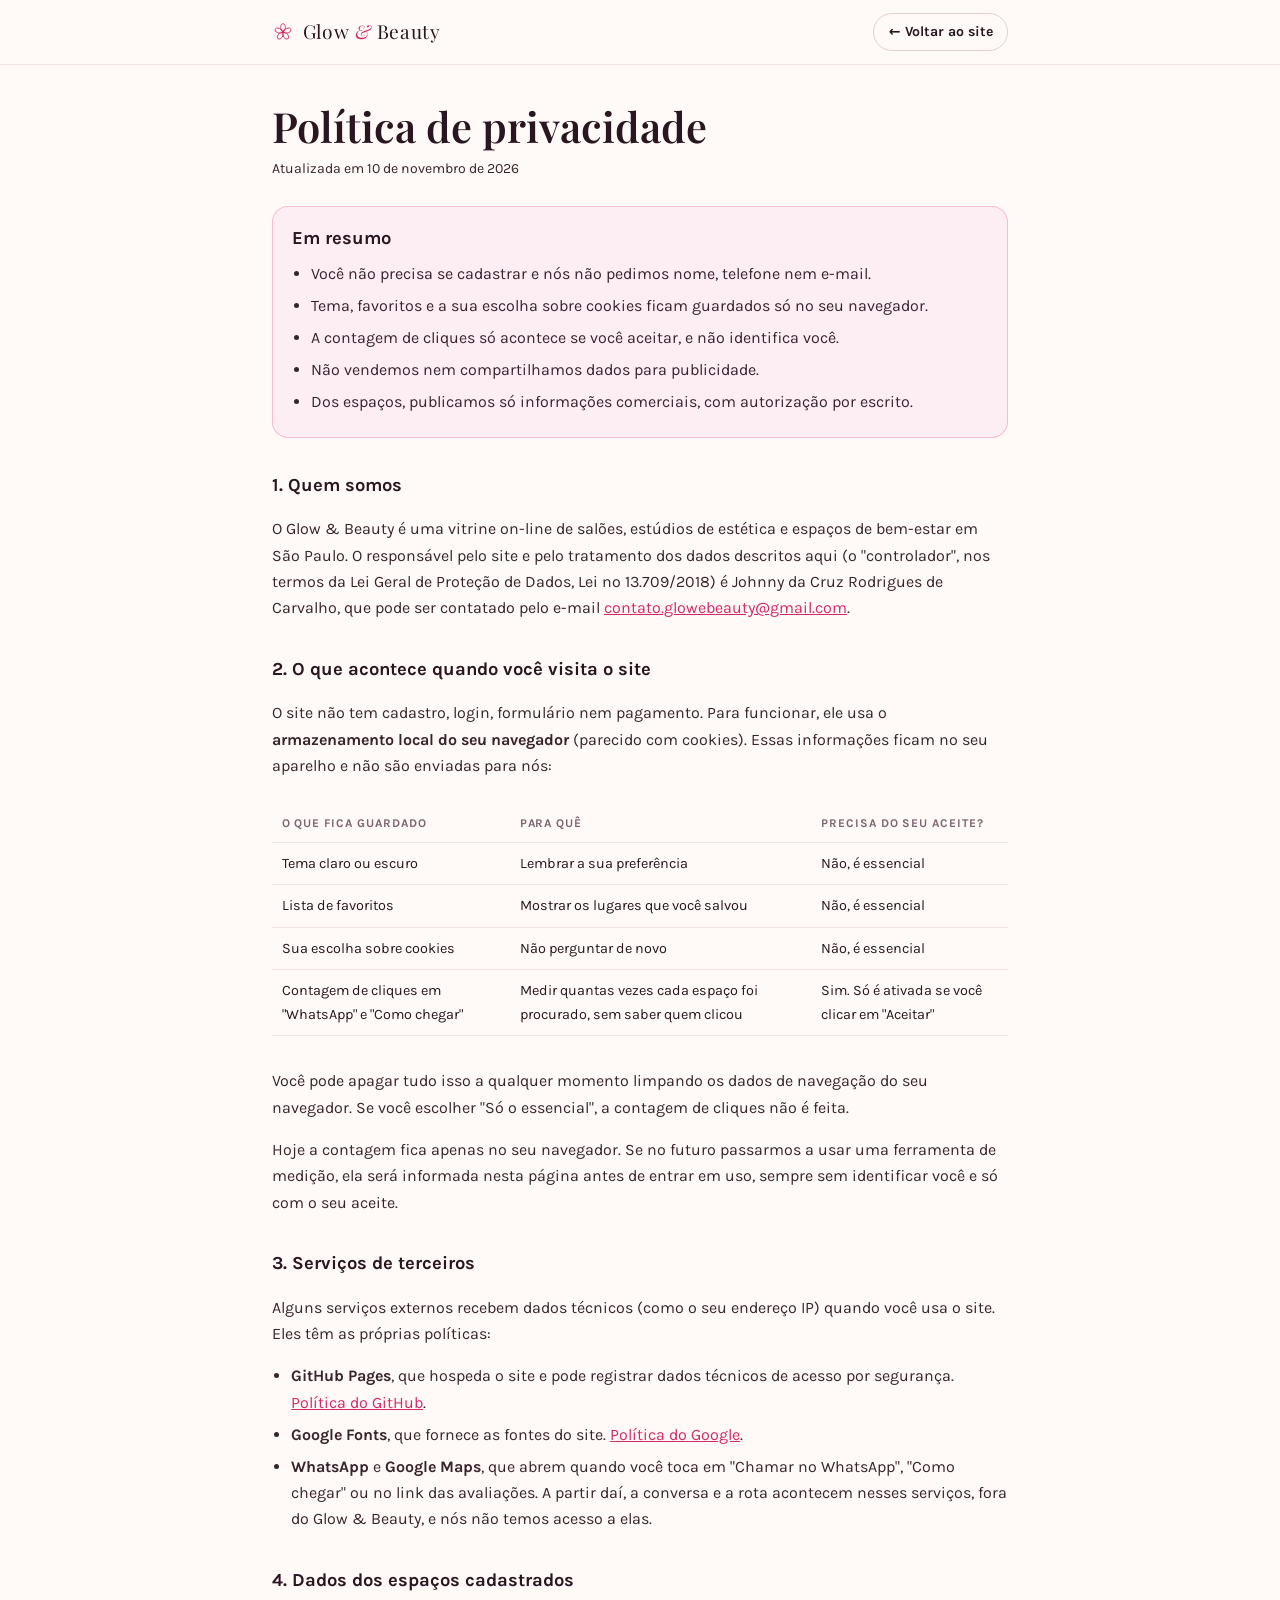
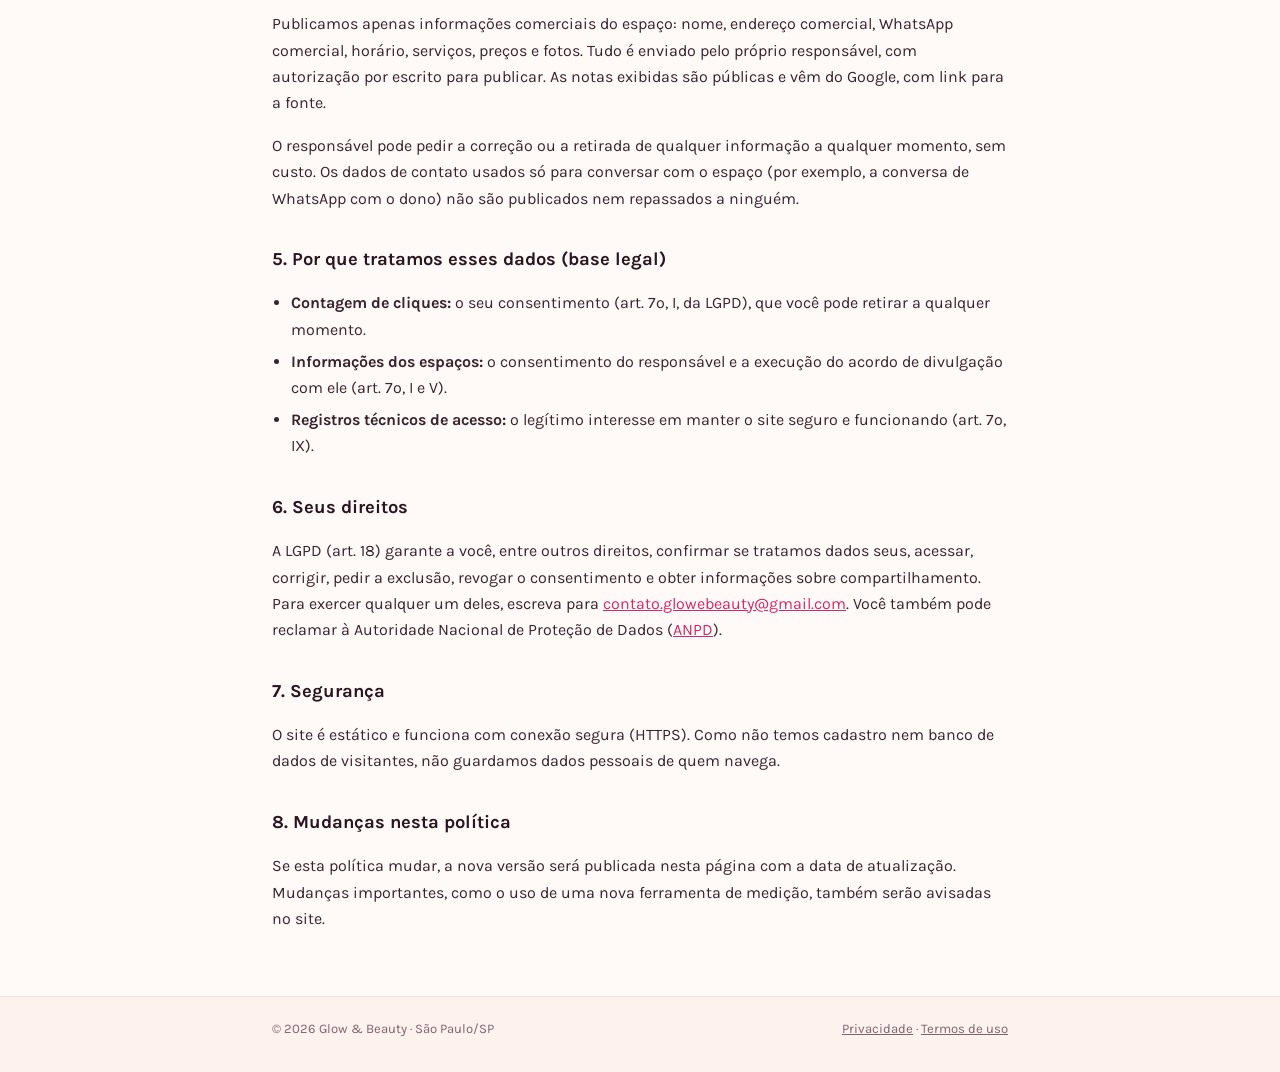
<file: privacidade.html>
<!doctype html>
<html lang="pt-BR">
<head>
<meta charset="utf-8">
<meta name="viewport" content="width=device-width, initial-scale=1">
<title>Política de privacidade · Glow &amp; Beauty</title>
<meta name="description" content="Como o Glow & Beauty trata dados de quem visita o site e dos espaços cadastrados, de acordo com a LGPD.">
<link rel="icon" type="image/svg+xml" href="favicon.svg">
<link rel="stylesheet" href="https://fonts.googleapis.com/css2?family=Playfair+Display:ital,wght@0,500;0,600;1,500&family=Karla:wght@300..800&display=swap">
<link rel="stylesheet" href="assets/paginas.css">
<script>
  (function () {
    var tema = "light";
    try { tema = localStorage.getItem("glow-beauty:tema") || "light"; } catch (e) {}
    document.documentElement.setAttribute("data-theme", tema);
  })();
</script>
</head>
<body>
<header class="topo">
  <div class="topo-inner">
    <a class="marca" href="index.html">
      <svg width="22" height="22" viewBox="0 0 32 32" fill="none" stroke="currentColor" stroke-width="1.2" aria-hidden="true"><ellipse cx="16" cy="9.4" rx="3.5" ry="5.6"/><ellipse cx="16" cy="9.4" rx="3.5" ry="5.6" transform="rotate(72 16 16)"/><ellipse cx="16" cy="9.4" rx="3.5" ry="5.6" transform="rotate(144 16 16)"/><ellipse cx="16" cy="9.4" rx="3.5" ry="5.6" transform="rotate(216 16 16)"/><ellipse cx="16" cy="9.4" rx="3.5" ry="5.6" transform="rotate(288 16 16)"/><circle cx="16" cy="16" r="1.7" fill="currentColor" stroke="none"/></svg>
      <span>Glow <i>&amp;</i> Beauty</span>
    </a>
    <a class="voltar" href="index.html">← Voltar ao site</a>
  </div>
</header>
<main class="texto">

<h1>Política de privacidade</h1>
<p class="atualizado">Atualizada em 10 de novembro de 2026</p>

<section class="resumo">
  <h2>Em resumo</h2>
  <ul>
    <li>Você não precisa se cadastrar e nós não pedimos nome, telefone nem e-mail.</li>
    <li>Tema, favoritos e a sua escolha sobre cookies ficam guardados só no seu navegador.</li>
    <li>A contagem de cliques só acontece se você aceitar, e não identifica você.</li>
    <li>Não vendemos nem compartilhamos dados para publicidade.</li>
    <li>Dos espaços, publicamos só informações comerciais, com autorização por escrito.</li>
  </ul>
</section>

<h2>1. Quem somos</h2>
<p>O Glow &amp; Beauty é uma vitrine on-line de salões, estúdios de estética e espaços de bem-estar em São Paulo. O responsável pelo site e pelo tratamento dos dados descritos aqui (o "controlador", nos termos da Lei Geral de Proteção de Dados, Lei nº 13.709/2018) é Johnny da Cruz Rodrigues de Carvalho, que pode ser contatado pelo e-mail <a href="mailto:contato.glowebeauty@gmail.com">contato.glowebeauty@gmail.com</a>.</p>

<h2>2. O que acontece quando você visita o site</h2>
<p>O site não tem cadastro, login, formulário nem pagamento. Para funcionar, ele usa o <b>armazenamento local do seu navegador</b> (parecido com cookies). Essas informações ficam no seu aparelho e não são enviadas para nós:</p>
<div class="tabela">
<table>
  <thead><tr><th>O que fica guardado</th><th>Para quê</th><th>Precisa do seu aceite?</th></tr></thead>
  <tbody>
    <tr><td>Tema claro ou escuro</td><td>Lembrar a sua preferência</td><td>Não, é essencial</td></tr>
    <tr><td>Lista de favoritos</td><td>Mostrar os lugares que você salvou</td><td>Não, é essencial</td></tr>
    <tr><td>Sua escolha sobre cookies</td><td>Não perguntar de novo</td><td>Não, é essencial</td></tr>
    <tr><td>Contagem de cliques em "WhatsApp" e "Como chegar"</td><td>Medir quantas vezes cada espaço foi procurado, sem saber quem clicou</td><td>Sim. Só é ativada se você clicar em "Aceitar"</td></tr>
  </tbody>
</table>
</div>
<p>Você pode apagar tudo isso a qualquer momento limpando os dados de navegação do seu navegador. Se você escolher "Só o essencial", a contagem de cliques não é feita.</p>
<p>Hoje a contagem fica apenas no seu navegador. Se no futuro passarmos a usar uma ferramenta de medição, ela será informada nesta página antes de entrar em uso, sempre sem identificar você e só com o seu aceite.</p>

<h2>3. Serviços de terceiros</h2>
<p>Alguns serviços externos recebem dados técnicos (como o seu endereço IP) quando você usa o site. Eles têm as próprias políticas:</p>
<ul>
  <li><b>GitHub Pages</b>, que hospeda o site e pode registrar dados técnicos de acesso por segurança. <a href="https://docs.github.com/pt/site-policy/privacy-policies/github-general-privacy-statement" target="_blank" rel="noopener">Política do GitHub</a>.</li>
  <li><b>Google Fonts</b>, que fornece as fontes do site. <a href="https://policies.google.com/privacy?hl=pt-BR" target="_blank" rel="noopener">Política do Google</a>.</li>
  <li><b>WhatsApp</b> e <b>Google Maps</b>, que abrem quando você toca em "Chamar no WhatsApp", "Como chegar" ou no link das avaliações. A partir daí, a conversa e a rota acontecem nesses serviços, fora do Glow &amp; Beauty, e nós não temos acesso a elas.</li>
</ul>

<h2>4. Dados dos espaços cadastrados</h2>
<p>Publicamos apenas informações comerciais do espaço: nome, endereço comercial, WhatsApp comercial, horário, serviços, preços e fotos. Tudo é enviado pelo próprio responsável, com autorização por escrito para publicar. As notas exibidas são públicas e vêm do Google, com link para a fonte.</p>
<p>O responsável pode pedir a correção ou a retirada de qualquer informação a qualquer momento, sem custo. Os dados de contato usados só para conversar com o espaço (por exemplo, a conversa de WhatsApp com o dono) não são publicados nem repassados a ninguém.</p>

<h2>5. Por que tratamos esses dados (base legal)</h2>
<ul>
  <li><b>Contagem de cliques:</b> o seu consentimento (art. 7º, I, da LGPD), que você pode retirar a qualquer momento.</li>
  <li><b>Informações dos espaços:</b> o consentimento do responsável e a execução do acordo de divulgação com ele (art. 7º, I e V).</li>
  <li><b>Registros técnicos de acesso:</b> o legítimo interesse em manter o site seguro e funcionando (art. 7º, IX).</li>
</ul>

<h2>6. Seus direitos</h2>
<p>A LGPD (art. 18) garante a você, entre outros direitos, confirmar se tratamos dados seus, acessar, corrigir, pedir a exclusão, revogar o consentimento e obter informações sobre compartilhamento. Para exercer qualquer um deles, escreva para <a href="mailto:contato.glowebeauty@gmail.com">contato.glowebeauty@gmail.com</a>. Você também pode reclamar à Autoridade Nacional de Proteção de Dados (<a href="https://www.gov.br/anpd" target="_blank" rel="noopener">ANPD</a>).</p>

<h2>7. Segurança</h2>
<p>O site é estático e funciona com conexão segura (HTTPS). Como não temos cadastro nem banco de dados de visitantes, não guardamos dados pessoais de quem navega.</p>

<h2>8. Mudanças nesta política</h2>
<p>Se esta política mudar, a nova versão será publicada nesta página com a data de atualização. Mudanças importantes, como o uso de uma nova ferramenta de medição, também serão avisadas no site.</p>
</main>
<footer class="rodape">
  <div class="rodape-inner">
    <span>© 2026 Glow &amp; Beauty · São Paulo/SP</span>
    <span><a href="privacidade.html">Privacidade</a> · <a href="termos.html">Termos de uso</a></span>
  </div>
</footer>
</body>
</html>
</file>
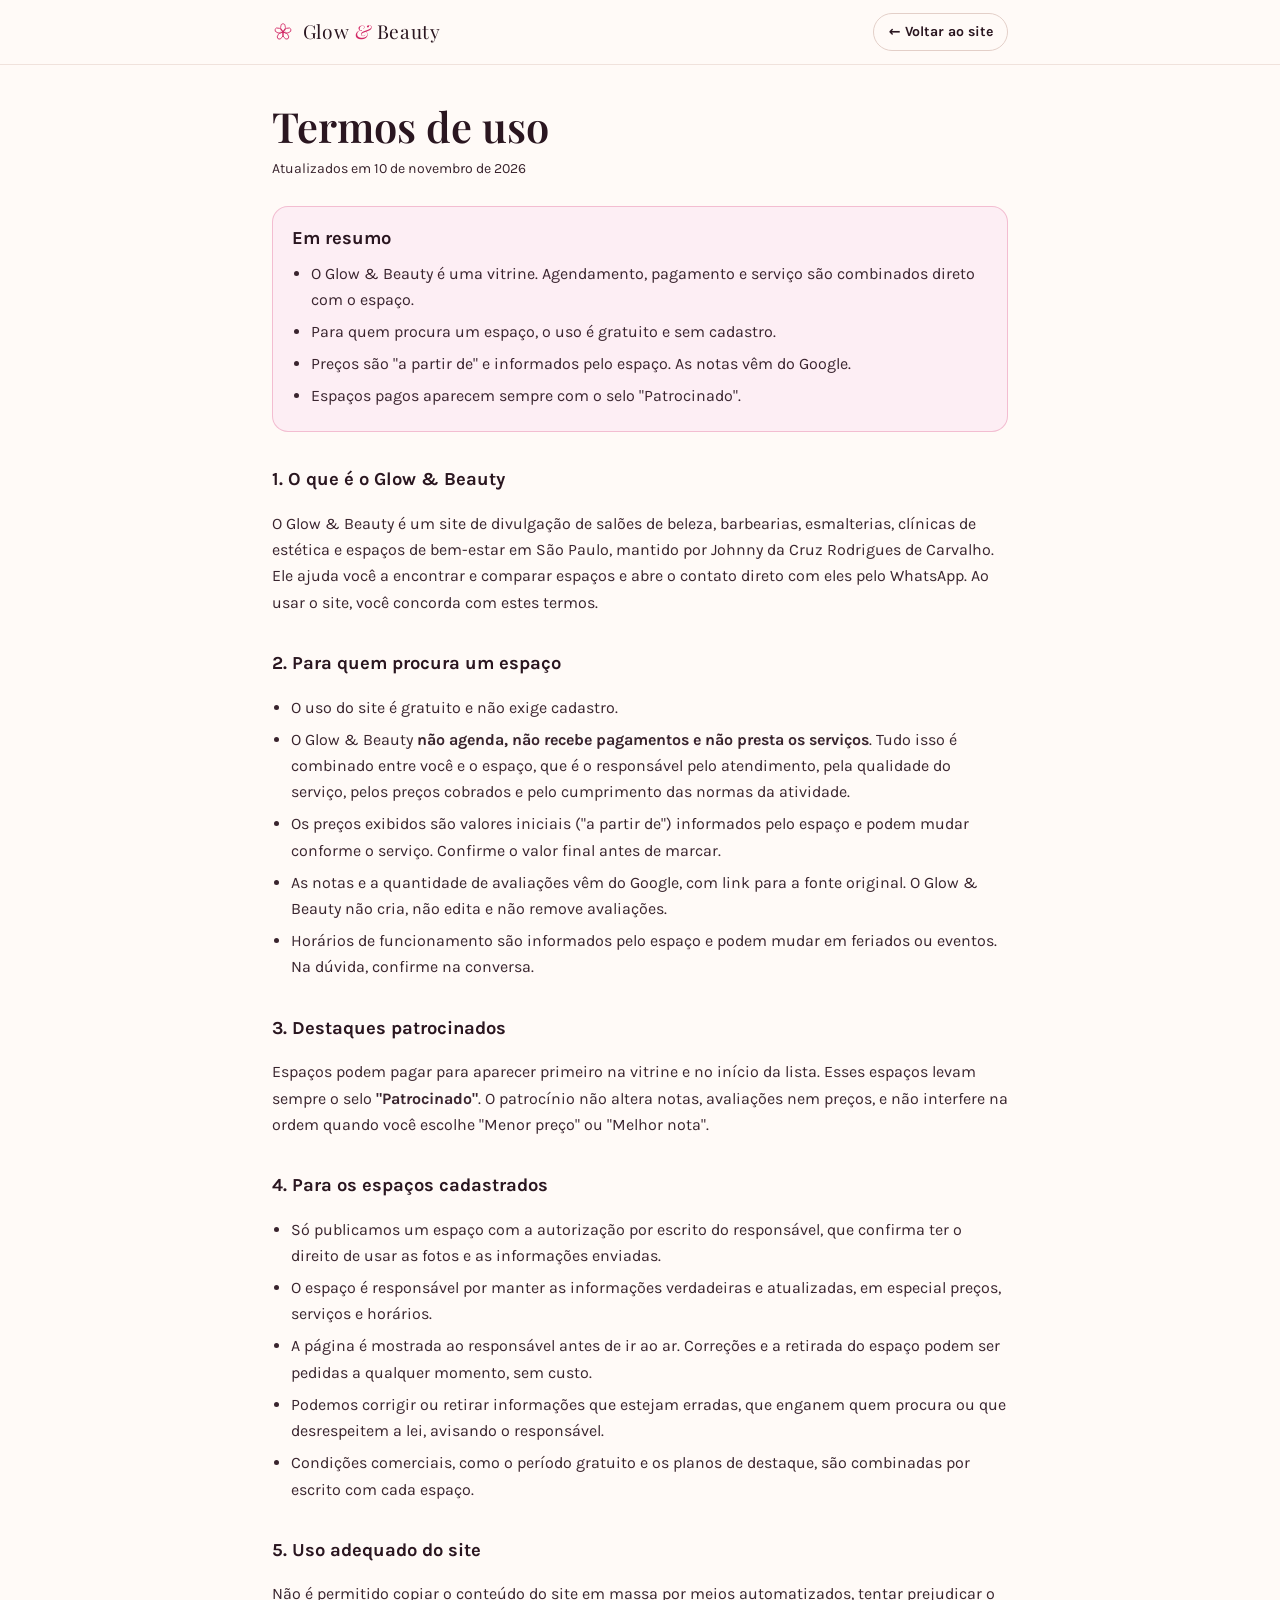
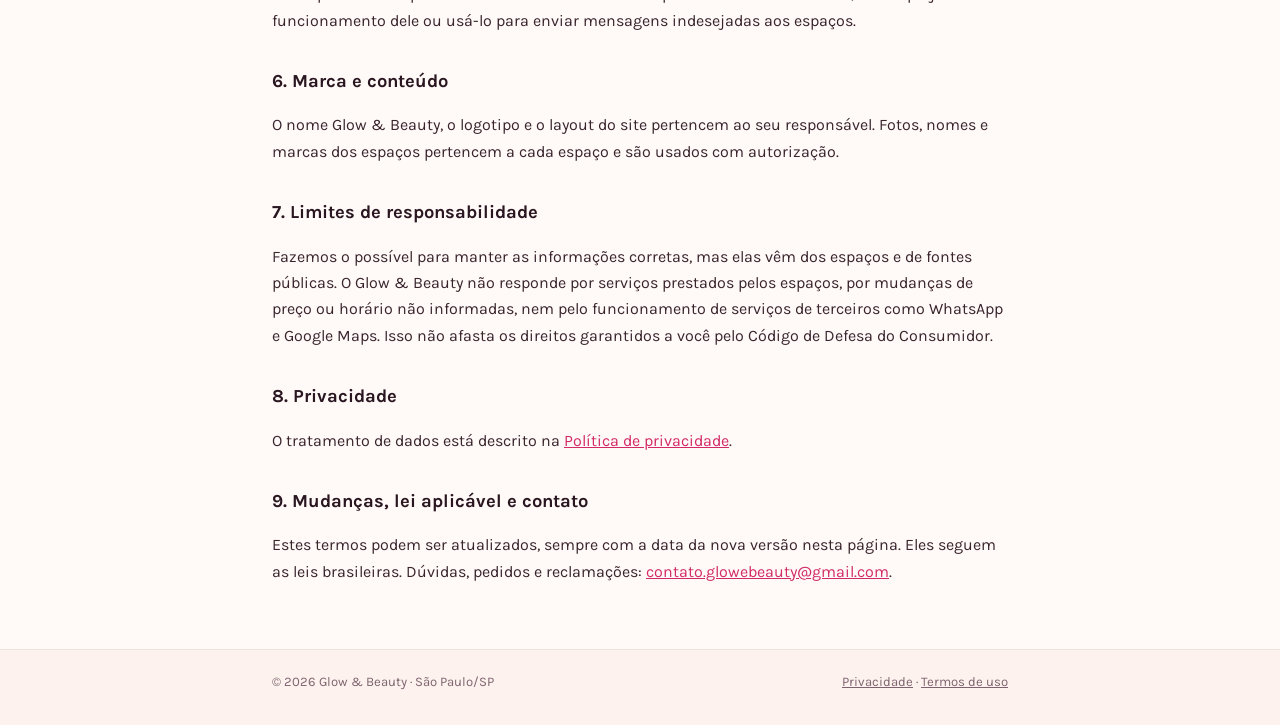
<file: termos.html>
<!doctype html>
<html lang="pt-BR">
<head>
<meta charset="utf-8">
<meta name="viewport" content="width=device-width, initial-scale=1">
<title>Termos de uso · Glow &amp; Beauty</title>
<meta name="description" content="Regras de uso do Glow & Beauty para quem procura um espaço de beleza e para os espaços cadastrados.">
<link rel="icon" type="image/svg+xml" href="favicon.svg">
<link rel="stylesheet" href="https://fonts.googleapis.com/css2?family=Playfair+Display:ital,wght@0,500;0,600;1,500&family=Karla:wght@300..800&display=swap">
<link rel="stylesheet" href="assets/paginas.css">
<script>
  (function () {
    var tema = "light";
    try { tema = localStorage.getItem("glow-beauty:tema") || "light"; } catch (e) {}
    document.documentElement.setAttribute("data-theme", tema);
  })();
</script>
</head>
<body>
<header class="topo">
  <div class="topo-inner">
    <a class="marca" href="index.html">
      <svg width="22" height="22" viewBox="0 0 32 32" fill="none" stroke="currentColor" stroke-width="1.2" aria-hidden="true"><ellipse cx="16" cy="9.4" rx="3.5" ry="5.6"/><ellipse cx="16" cy="9.4" rx="3.5" ry="5.6" transform="rotate(72 16 16)"/><ellipse cx="16" cy="9.4" rx="3.5" ry="5.6" transform="rotate(144 16 16)"/><ellipse cx="16" cy="9.4" rx="3.5" ry="5.6" transform="rotate(216 16 16)"/><ellipse cx="16" cy="9.4" rx="3.5" ry="5.6" transform="rotate(288 16 16)"/><circle cx="16" cy="16" r="1.7" fill="currentColor" stroke="none"/></svg>
      <span>Glow <i>&amp;</i> Beauty</span>
    </a>
    <a class="voltar" href="index.html">← Voltar ao site</a>
  </div>
</header>
<main class="texto">

<h1>Termos de uso</h1>
<p class="atualizado">Atualizados em 10 de novembro de 2026</p>

<section class="resumo">
  <h2>Em resumo</h2>
  <ul>
    <li>O Glow &amp; Beauty é uma vitrine. Agendamento, pagamento e serviço são combinados direto com o espaço.</li>
    <li>Para quem procura um espaço, o uso é gratuito e sem cadastro.</li>
    <li>Preços são "a partir de" e informados pelo espaço. As notas vêm do Google.</li>
    <li>Espaços pagos aparecem sempre com o selo "Patrocinado".</li>
  </ul>
</section>

<h2>1. O que é o Glow &amp; Beauty</h2>
<p>O Glow &amp; Beauty é um site de divulgação de salões de beleza, barbearias, esmalterias, clínicas de estética e espaços de bem-estar em São Paulo, mantido por Johnny da Cruz Rodrigues de Carvalho. Ele ajuda você a encontrar e comparar espaços e abre o contato direto com eles pelo WhatsApp. Ao usar o site, você concorda com estes termos.</p>

<h2>2. Para quem procura um espaço</h2>
<ul>
  <li>O uso do site é gratuito e não exige cadastro.</li>
  <li>O Glow &amp; Beauty <b>não agenda, não recebe pagamentos e não presta os serviços</b>. Tudo isso é combinado entre você e o espaço, que é o responsável pelo atendimento, pela qualidade do serviço, pelos preços cobrados e pelo cumprimento das normas da atividade.</li>
  <li>Os preços exibidos são valores iniciais ("a partir de") informados pelo espaço e podem mudar conforme o serviço. Confirme o valor final antes de marcar.</li>
  <li>As notas e a quantidade de avaliações vêm do Google, com link para a fonte original. O Glow &amp; Beauty não cria, não edita e não remove avaliações.</li>
  <li>Horários de funcionamento são informados pelo espaço e podem mudar em feriados ou eventos. Na dúvida, confirme na conversa.</li>
</ul>

<h2>3. Destaques patrocinados</h2>
<p>Espaços podem pagar para aparecer primeiro na vitrine e no início da lista. Esses espaços levam sempre o selo <b>"Patrocinado"</b>. O patrocínio não altera notas, avaliações nem preços, e não interfere na ordem quando você escolhe "Menor preço" ou "Melhor nota".</p>

<h2>4. Para os espaços cadastrados</h2>
<ul>
  <li>Só publicamos um espaço com a autorização por escrito do responsável, que confirma ter o direito de usar as fotos e as informações enviadas.</li>
  <li>O espaço é responsável por manter as informações verdadeiras e atualizadas, em especial preços, serviços e horários.</li>
  <li>A página é mostrada ao responsável antes de ir ao ar. Correções e a retirada do espaço podem ser pedidas a qualquer momento, sem custo.</li>
  <li>Podemos corrigir ou retirar informações que estejam erradas, que enganem quem procura ou que desrespeitem a lei, avisando o responsável.</li>
  <li>Condições comerciais, como o período gratuito e os planos de destaque, são combinadas por escrito com cada espaço.</li>
</ul>

<h2>5. Uso adequado do site</h2>
<p>Não é permitido copiar o conteúdo do site em massa por meios automatizados, tentar prejudicar o funcionamento dele ou usá-lo para enviar mensagens indesejadas aos espaços.</p>

<h2>6. Marca e conteúdo</h2>
<p>O nome Glow &amp; Beauty, o logotipo e o layout do site pertencem ao seu responsável. Fotos, nomes e marcas dos espaços pertencem a cada espaço e são usados com autorização.</p>

<h2>7. Limites de responsabilidade</h2>
<p>Fazemos o possível para manter as informações corretas, mas elas vêm dos espaços e de fontes públicas. O Glow &amp; Beauty não responde por serviços prestados pelos espaços, por mudanças de preço ou horário não informadas, nem pelo funcionamento de serviços de terceiros como WhatsApp e Google Maps. Isso não afasta os direitos garantidos a você pelo Código de Defesa do Consumidor.</p>

<h2>8. Privacidade</h2>
<p>O tratamento de dados está descrito na <a href="privacidade.html">Política de privacidade</a>.</p>

<h2>9. Mudanças, lei aplicável e contato</h2>
<p>Estes termos podem ser atualizados, sempre com a data da nova versão nesta página. Eles seguem as leis brasileiras. Dúvidas, pedidos e reclamações: <a href="mailto:contato.glowebeauty@gmail.com">contato.glowebeauty@gmail.com</a>.</p>
</main>
<footer class="rodape">
  <div class="rodape-inner">
    <span>© 2026 Glow &amp; Beauty · São Paulo/SP</span>
    <span><a href="privacidade.html">Privacidade</a> · <a href="termos.html">Termos de uso</a></span>
  </div>
</footer>
</body>
</html>
</file>
<file: assets/paginas.css>
/* Estilo das páginas de texto (Privacidade, Termos). Mesmas cores do site. */
:root {
  --papel: #FFFAF7; --papel-2: #FDF2ED; --vidro: #FFFFFF; --tinta: #2A1620; --mauve: #7D6370;
  --linha: #F0E2DC; --linha-forte: #E3CFC8; --glow: #D22A67; --glow-suave: #FDEEF4;
  color-scheme: light;
}
:root[data-theme="dark"] {
  --papel: #171016; --papel-2: #1F141C; --vidro: #241821; --tinta: #F9EDF1; --mauve: #B79CA7;
  --linha: #35242E; --linha-forte: #46313C; --glow: #FF6D9C; --glow-suave: #3A1226;
  color-scheme: dark;
}
*, *::before, *::after { box-sizing: border-box; }
body { margin: 0; background: var(--papel); color: var(--tinta); font-family: Karla, "Segoe UI", system-ui, sans-serif; font-size: 16px; line-height: 1.65; -webkit-font-smoothing: antialiased; }
a { color: var(--glow); }
:focus-visible { outline: 2.5px solid var(--glow); outline-offset: 3px; border-radius: 6px; }
.topo { position: sticky; top: 0; z-index: 10; background: color-mix(in srgb, var(--papel) 92%, transparent); backdrop-filter: blur(12px); border-bottom: 1px solid var(--linha); }
.topo-inner, .texto, .rodape-inner { width: min(100% - 2.5rem, 46rem); margin-inline: auto; }
.topo-inner { display: flex; align-items: center; justify-content: space-between; gap: 1rem; padding-block: .8rem; }
.marca { display: inline-flex; align-items: center; gap: .55rem; text-decoration: none; color: var(--tinta); font-family: "Playfair Display", Georgia, serif; font-size: 1.2rem; letter-spacing: .03em; }
.marca i { color: var(--glow); font-weight: 300; }
.marca svg { color: var(--glow); }
.voltar { font-size: .88rem; font-weight: 700; text-decoration: none; border: 1.5px solid var(--linha-forte); border-radius: 999px; padding: .4rem .9rem; color: var(--tinta); white-space: nowrap; }
.voltar:hover { border-color: var(--glow); color: var(--glow); }
.texto { padding-block: 2.4rem 3rem; }
.texto h1 { font-family: "Playfair Display", Georgia, serif; font-weight: 600; font-size: clamp(1.9rem, 5vw, 2.6rem); line-height: 1.1; margin: 0 0 .5rem; }
.atualizado { margin: 0 0 1.6rem; color: var(--mauve); font-size: .88rem; }
.resumo { background: var(--glow-suave); border: 1px solid color-mix(in srgb, var(--glow) 25%, transparent); border-radius: 16px; padding: 1rem 1.2rem; margin-bottom: 2rem; }
.resumo h2 { margin-top: 0 !important; }
.resumo ul { margin: .4rem 0 0; padding-left: 1.2rem; }
.texto h2 { font-size: 1.15rem; margin: 2rem 0 .5rem; }
.texto p, .texto li { color: color-mix(in srgb, var(--tinta) 82%, var(--mauve)); }
.texto ul { padding-left: 1.2rem; }
.texto li { margin-bottom: .35rem; }
table { width: 100%; border-collapse: collapse; font-size: .9rem; margin: .6rem 0 1rem; }
th, td { text-align: left; vertical-align: top; padding: .55rem .6rem; border-bottom: 1px solid var(--linha); }
th { font-size: .74rem; letter-spacing: .08em; text-transform: uppercase; color: var(--mauve); }
.tabela { overflow-x: auto; }
.pendente { background: #FFE58A; color: #3A2A00; border-radius: 4px; padding: 0 .25rem; font-weight: 700; }
.rodape { border-top: 1px solid var(--linha); background: var(--papel-2); }
.rodape-inner { padding-block: 1.3rem 2rem; display: flex; flex-wrap: wrap; justify-content: space-between; gap: .5rem 1.2rem; font-size: .82rem; color: var(--mauve); }
.rodape-inner a { color: var(--mauve); }
</file>
